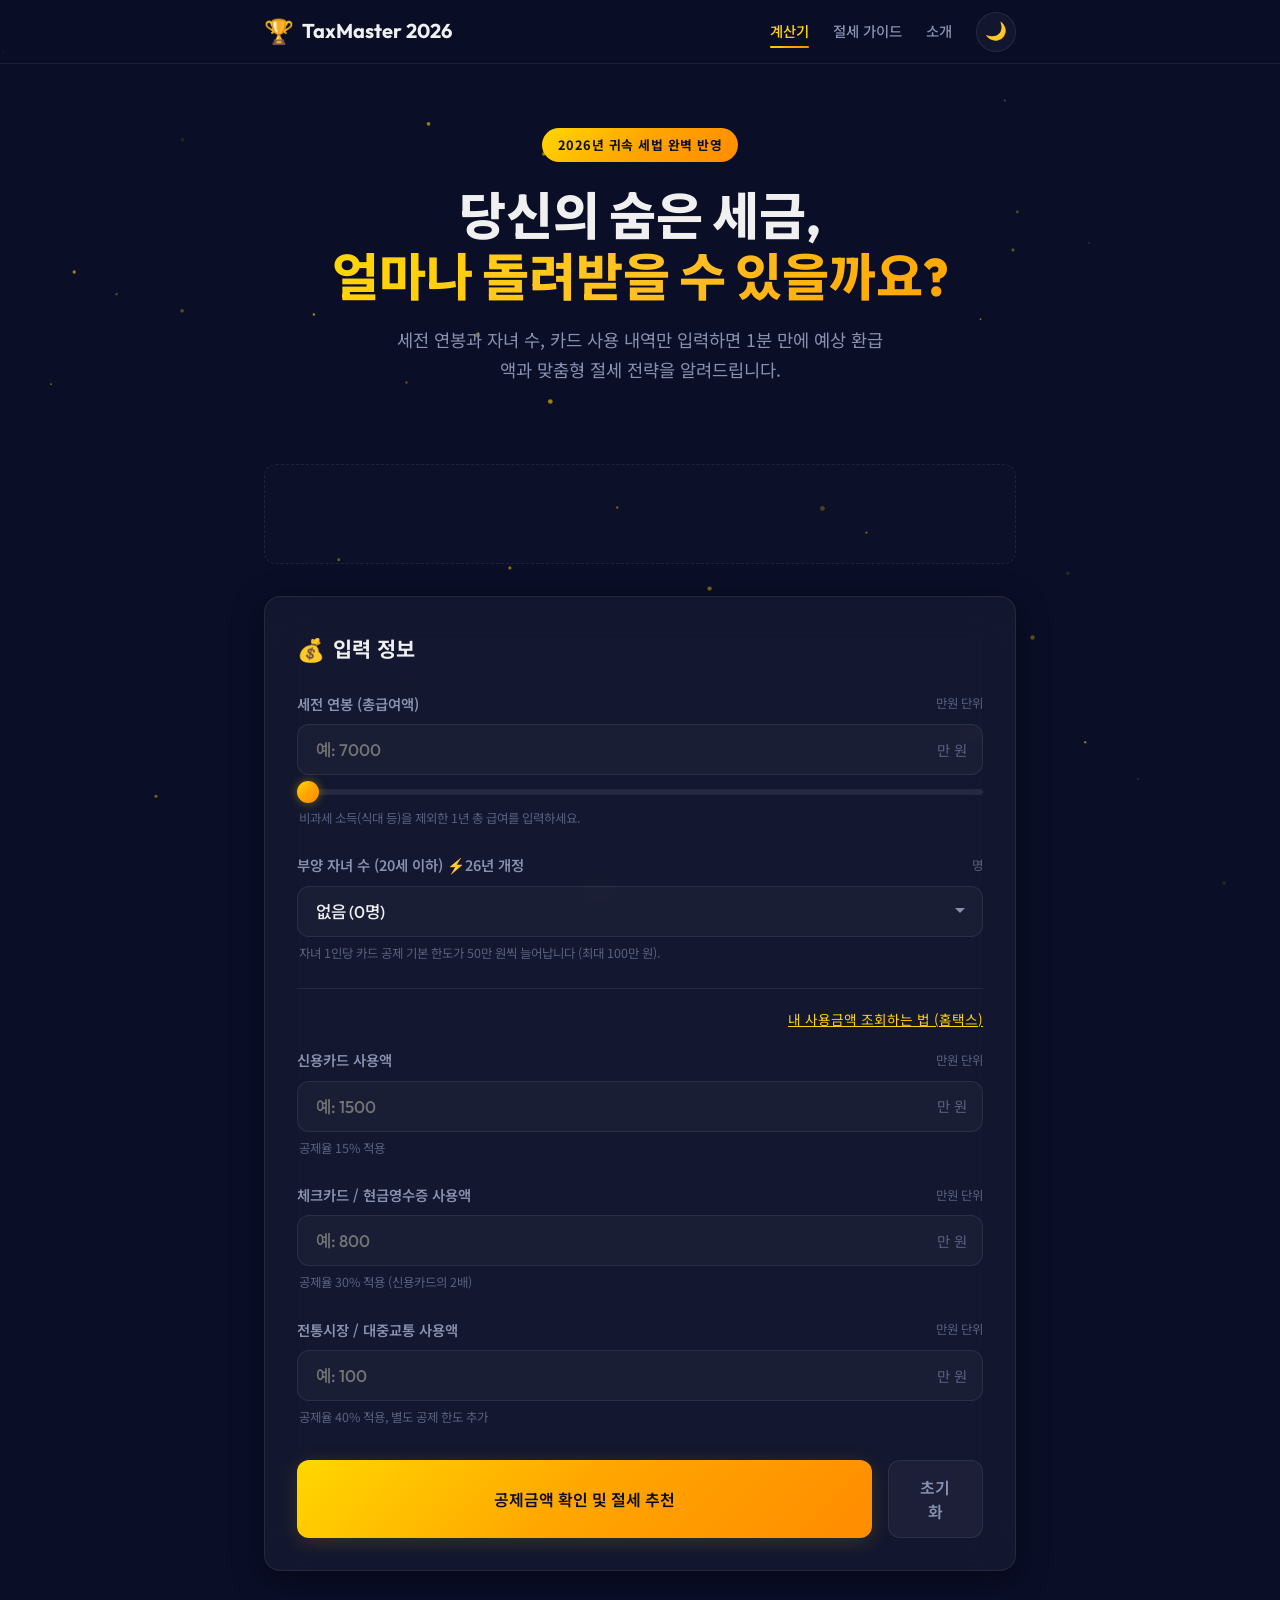
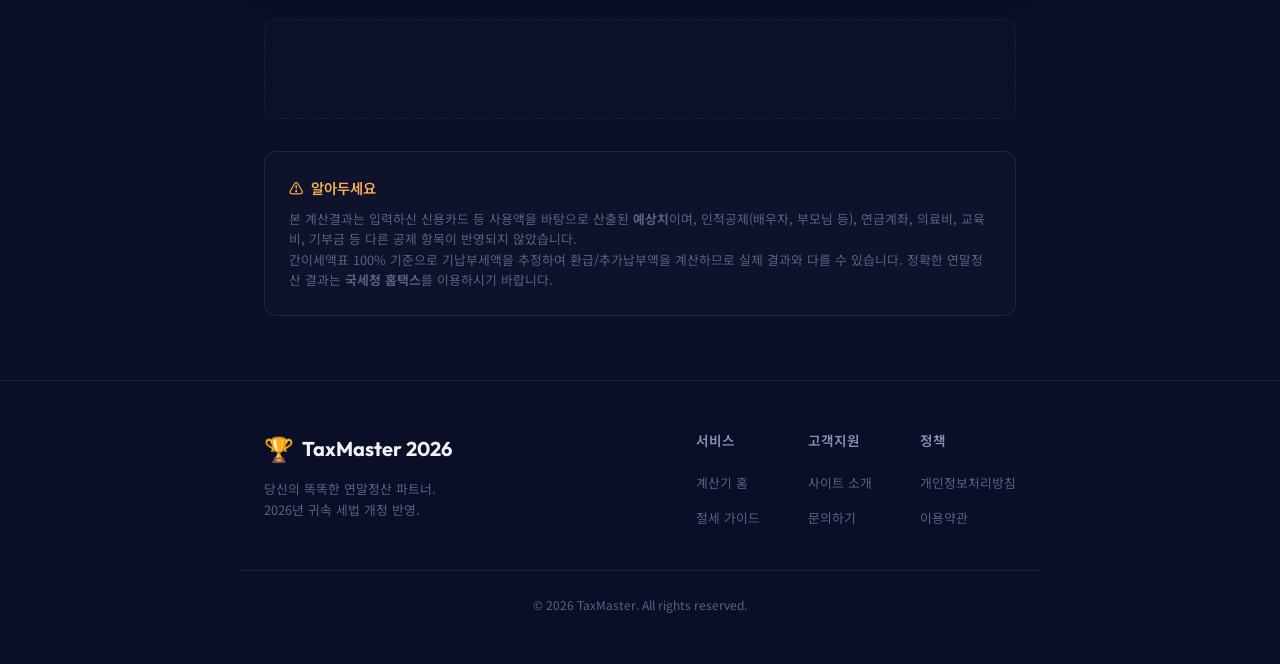
<file: index.html>
<!DOCTYPE html>
<html lang="ko" data-theme="dark">
<head>
  <meta charset="UTF-8">
  <meta name="viewport" content="width=device-width, initial-scale=1.0">
  <title>2026 연말정산 절세 도우미 | 예상 환급액 계산기</title>
  <meta name="description" content="2026 연말정산 환급액 계산기. 연봉과 지출 내역을 입력하고 예상 환급액 및 맞춤형 절세 방법을 확인하세요.">
  <meta name="keywords" content="2026 연말정산, 연말정산 환급, 연말정산 계산기, 절세 도우미, 환급액 계산">
  <meta property="og:title" content="2026 연말정산 절세 도우미 | 예상 환급액 계산기">
  <meta property="og:description" content="2026 연말정산 환급액 계산기. 연봉과 지출 내역을 입력하고 예상 환급액 및 맞춤형 절세 방법을 확인하세요.">
  <meta property="og:type" content="website">
  <meta property="og:url" content="https://hwangcoding.github.io/Tax_Calculator/">
  <meta name="google-site-verification" content="KXl_ew2zkMkxrWxBZW0CTXmmdy3YrcVkaQ8UkHzuSS4" />
  <meta name="naver-site-verification" content="8becb4f4aba8ead142f31398ebc32fd11b9d44aa" />
  
  <!-- Fonts -->
  <link rel="preconnect" href="https://fonts.googleapis.com">
  <link rel="preconnect" href="https://fonts.gstatic.com" crossorigin>
  <link href="https://fonts.googleapis.com/css2?family=Noto+Sans+KR:wght@400;500;700&family=Outfit:wght@400;600;700;800&display=swap" rel="stylesheet">
  
  <!-- CSS -->
  <link rel="stylesheet" href="css/style.css">
</head>
<body>
  <!-- Background Particles -->
  <canvas id="particles"></canvas>

  <!-- Header -->
  <header class="header">
    <div class="container">
      <a href="index.html" class="logo">
        <span class="logo-icon">🏆</span>
        <span>TaxMaster 2026</span>
      </a>
      
      <button id="menuToggle" class="menu-toggle">☰</button>
      
      <nav id="navMenu" class="nav">
        <a href="index.html" class="active">계산기</a>
        <a href="guide.html">절세 가이드</a>
        <a href="about.html">소개</a>
        <div class="header-actions">
          <button id="themeToggle" class="theme-toggle" aria-label="테마 전환">🌙</button>
        </div>
      </nav>
    </div>
  </header>

  <!-- Hero -->
  <section class="hero container">
    <div class="hero-badge">2026년 귀속 세법 완벽 반영</div>
    <h1>당신의 숨은 세금,<br><span class="gold-text">얼마나 돌려받을 수 있을까요?</span></h1>
    <p>세전 연봉과 자녀 수, 카드 사용 내역만 입력하면 1분 만에 예상 환급액과 맞춤형 절세 전략을 알려드립니다.</p>
  </section>

  <!-- AD AREA (Top) -->
  <div class="container">
    <div class="ad-slot">
      <!-- 카카오 애드핏 광고 슬롯 -->
      <ins class="kakao_ad_area" style="display:none;"
      data-ad-unit = "DAN-8xt2MnfyXxCh8vIw"
      data-ad-width = "320"
      data-ad-height = "100"></ins>
      <script type="text/javascript" src="//t1.kakaocdn.net/kas/static/ba.min.js" async></script>
    </div>
  </div>

  <!-- Calculator Input -->
  <main class="container calculator-section">
    <div class="glass-card">
      <div class="section-title">
        <span class="icon">💰</span> 입력 정보
      </div>
      
      <!-- Input 1: Gross Salary -->
      <div class="input-group">
        <label for="inputGross">
          <span>세전 연봉 (총급여액)</span>
          <span class="unit">만원 단위</span>
        </label>
        <div class="input-wrapper">
          <input type="text" id="inputGross" placeholder="예: 7000">
          <span class="suffix">만 원</span>
        </div>
        <input type="range" id="sliderGross" min="0" max="3000" step="10" value="0">
        <div class="input-hint">비과세 소득(식대 등)을 제외한 1년 총 급여를 입력하세요.</div>
      </div>
      
      <!-- Input 2: Children -->
      <div class="input-group">
        <label for="inputChildren">
          <span>부양 자녀 수 (20세 이하) ⚡️26년 개정</span>
          <span class="unit">명</span>
        </label>
        <div class="input-wrapper">
          <select id="inputChildren">
            <option value="0">없음 (0명)</option>
            <option value="1">1명 (+50만 원 공제 한도 확대)</option>
            <option value="2">2명 이상 (+100만 원 공제 한도 확대)</option>
          </select>
        </div>
        <div class="input-hint">자녀 1인당 카드 공제 기본 한도가 50만 원씩 늘어납니다 (최대 100만 원).</div>
      </div>

      <div class="detail-divider"></div>

      <!-- Helper text -->
      <div style="margin-bottom: var(--space-md); text-align: right;">
        <button id="hometaxBtn" class="hometax-link-btn">내 사용금액 조회하는 법 (홈택스)</button>
      </div>

      <!-- Input 3: Credit Card -->
      <div class="input-group">
        <label for="inputCredit">
          <span>신용카드 사용액</span>
          <span class="unit">만원 단위</span>
        </label>
        <div class="input-wrapper">
          <input type="text" id="inputCredit" placeholder="예: 1500">
          <span class="suffix">만 원</span>
        </div>
        <div class="input-hint">공제율 15% 적용</div>
      </div>

      <!-- Input 4: Debit / Cash -->
      <div class="input-group">
        <label for="inputDebit">
          <span>체크카드 / 현금영수증 사용액</span>
          <span class="unit">만원 단위</span>
        </label>
        <div class="input-wrapper">
          <input type="text" id="inputDebit" placeholder="예: 800">
          <span class="suffix">만 원</span>
        </div>
        <div class="input-hint">공제율 30% 적용 (신용카드의 2배)</div>
      </div>

      <!-- Input 5: Market / Transport -->
      <div class="input-group">
        <label for="inputMarket">
          <span>전통시장 / 대중교통 사용액</span>
          <span class="unit">만원 단위</span>
        </label>
        <div class="input-wrapper">
          <input type="text" id="inputMarket" placeholder="예: 100">
          <span class="suffix">만 원</span>
        </div>
        <div class="input-hint">공제율 40% 적용, 별도 공제 한도 추가</div>
      </div>

      <!-- Buttons -->
      <div class="btn-group">
        <button id="calcBtn" class="btn btn-primary btn-full">공제금액 확인 및 절세 추천</button>
        <button id="resetBtn" class="btn btn-secondary">초기화</button>
      </div>
    </div>
  </main>

  <!-- Result Section -->
  <section id="resultSection" class="container result-section hidden">
    <!-- Summary Cards -->
    <div class="summary-cards">
      <div class="summary-card deduction">
        <div class="card-label">총 소득공제 예상액</div>
        <div>
          <span id="outTotalDeduction" class="card-value">0</span>
          <span class="card-unit">만 원</span>
        </div>
      </div>
      <div class="summary-card neutral">
        <div class="card-label">예상 결정세액 (연간)</div>
        <div>
          <span id="outDeterminedTax" class="card-value">0</span>
          <span class="card-unit">만 원</span>
        </div>
      </div>
      <div id="diffCard" class="summary-card refund">
        <div id="outDifferenceLabel" class="card-label">예상 환급액</div>
        <div>
          <span id="outDifferenceAmount" class="card-value">0</span>
          <span class="card-unit">만 원</span>
        </div>
      </div>
    </div>

    <!-- Detail Progress -->
    <div class="detail-card">
      <div class="detail-title">
        <span class="icon">📈</span> 공제 한도 달성률
      </div>
      
      <div class="progress-item">
        <div class="progress-header">
          <div class="progress-label">기본 공제 한도 (자녀 수 반영)</div>
          <div id="textBaseLimit" class="progress-value">0 / 0 만 원</div>
        </div>
        <div class="progress-bar">
          <div id="progBaseLimit" class="progress-fill info" style="width: 0%;"></div>
        </div>
      </div>

      <div class="progress-item">
        <div class="progress-header">
          <div class="progress-label">추가 공제 한도 (전통시장/대중교통)</div>
          <div id="textAddLimit" class="progress-value">0 / 0 만 원</div>
        </div>
        <div class="progress-bar">
          <div id="progAddLimit" class="progress-fill success" style="width: 0%;"></div>
        </div>
      </div>
    </div>

    <!-- Recommendations -->
    <div class="detail-card">
      <div class="detail-title">
        <span class="icon">💡</span> 맞춤 절세 추천사항
      </div>
      <ul id="recommendationsList" class="recommendation-list">
        <!-- Rendered via JS -->
      </ul>
    </div>
  </section>

  <!-- AD AREA (Middle) -->
  <div class="container">
    <div class="ad-slot">
      <!-- 카카오 애드핏 광고 슬롯 (Middle) -->
      <ins class="kakao_ad_area" style="display:none;"
      data-ad-unit = "DAN-aPYEkpSu79C3KJ6F"
      data-ad-width = "300"
      data-ad-height = "250"></ins>
      <script type="text/javascript" src="//t1.kakaocdn.net/kas/static/ba.min.js" async></script>
    </div>
  </div>

  <!-- Disclaimer -->
  <section class="container">
    <div class="disclaimer">
      <div class="disclaimer-title">
        <span class="icon">⚠️</span> 알아두세요
      </div>
      <p>
        본 계산결과는 입력하신 신용카드 등 사용액을 바탕으로 산출된 <strong>예상치</strong>이며, 인적공제(배우자, 부모님 등), 연금계좌, 의료비, 교육비, 기부금 등 다른 공제 항목이 반영되지 않았습니다.<br>
        간이세액표 100% 기준으로 기납부세액을 추정하여 환급/추가납부액을 계산하므로 실제 결과와 다를 수 있습니다. 정확한 연말정산 결과는 <strong>국세청 홈택스</strong>를 이용하시기 바랍니다.
      </p>
    </div>
  </section>

  <!-- Footer -->
  <footer class="footer">
    <div class="container footer-content">
      <div class="footer-brand">
        <a href="index.html" class="logo">
          <span class="logo-icon">🏆</span>
          <span>TaxMaster 2026</span>
        </a>
        <p>당신의 똑똑한 연말정산 파트너.<br>2026년 귀속 세법 개정 반영.</p>
      </div>
      <div class="footer-links">
        <div class="footer-link-group">
          <h4>서비스</h4>
          <ul>
            <li><a href="index.html">계산기 홈</a></li>
            <li><a href="guide.html">절세 가이드</a></li>
          </ul>
        </div>
        <div class="footer-link-group">
          <h4>고객지원</h4>
          <ul>
            <li><a href="about.html">사이트 소개</a></li>
            <li><a href="contact.html">문의하기</a></li>
          </ul>
        </div>
        <div class="footer-link-group">
          <h4>정책</h4>
          <ul>
            <li><a href="privacy.html">개인정보처리방침</a></li>
            <li><a href="terms.html">이용약관</a></li>
          </ul>
        </div>
      </div>
    </div>
    <div class="container footer-bottom">
      &copy; 2026 TaxMaster. All rights reserved.
    </div>
  </footer>

  <!-- Modal (Hometax Guide) -->
  <div id="hometaxModal" class="modal-overlay">
    <div class="modal">
      <div class="modal-header">
        <h3>국세청 홈택스 조회 방법</h3>
        <button id="closeModal" class="modal-close">&times;</button>
      </div>
      <div class="modal-body">
        <p>자동 입력을 위해서는 공인인증서가 필요하여 개인정보 보호를 위해 지원하지 않습니다. <strong>홈택스에서 1분 만에 확인</strong>하고 직접 입력해 보세요!</p>
        <ol>
          <li><a href="https://www.hometax.go.kr" target="_blank" class="text-gold">국세청 홈택스(hometax.go.kr)</a>에 접속하여 로그인합니다.</li>
          <li>상단 메뉴에서 <strong>[장려금·연말정산·전자기부금] &gt; [연말정산간소화]</strong> 메뉴로 들어갑니다.</li>
          <li>소득·세액공제 자료 조회 버튼을 클릭합니다.</li>
          <li>목록 중 <strong>[신용카드], [직불카드등(체크/현금영수증)], [전통시장/대중교통]</strong> 항목의 금액을 확인합니다.</li>
          <li>확인된 금액을 이 계산기에 만원 단위로 입력해주세요. (예: 1,500,000원 -> 150)</li>
        </ol>
      </div>
    </div>
  </div>

  <!-- PC Side Ad -->
  <div class="side-ad-container">
    <ins class="kakao_ad_area" style="display:none;"
    data-ad-unit = "DAN-VArq1Zz8I7eBCwFj"
    data-ad-width = "160"
    data-ad-height = "600"></ins>
    <script type="text/javascript" src="//t1.kakaocdn.net/kas/static/ba.min.js" async></script>
  </div>

  <!-- Scripts -->
  <script src="js/storage.js"></script>
  <script src="js/calculator.js"></script>
  <script src="js/ui.js"></script>
</body>
</html>
</file>
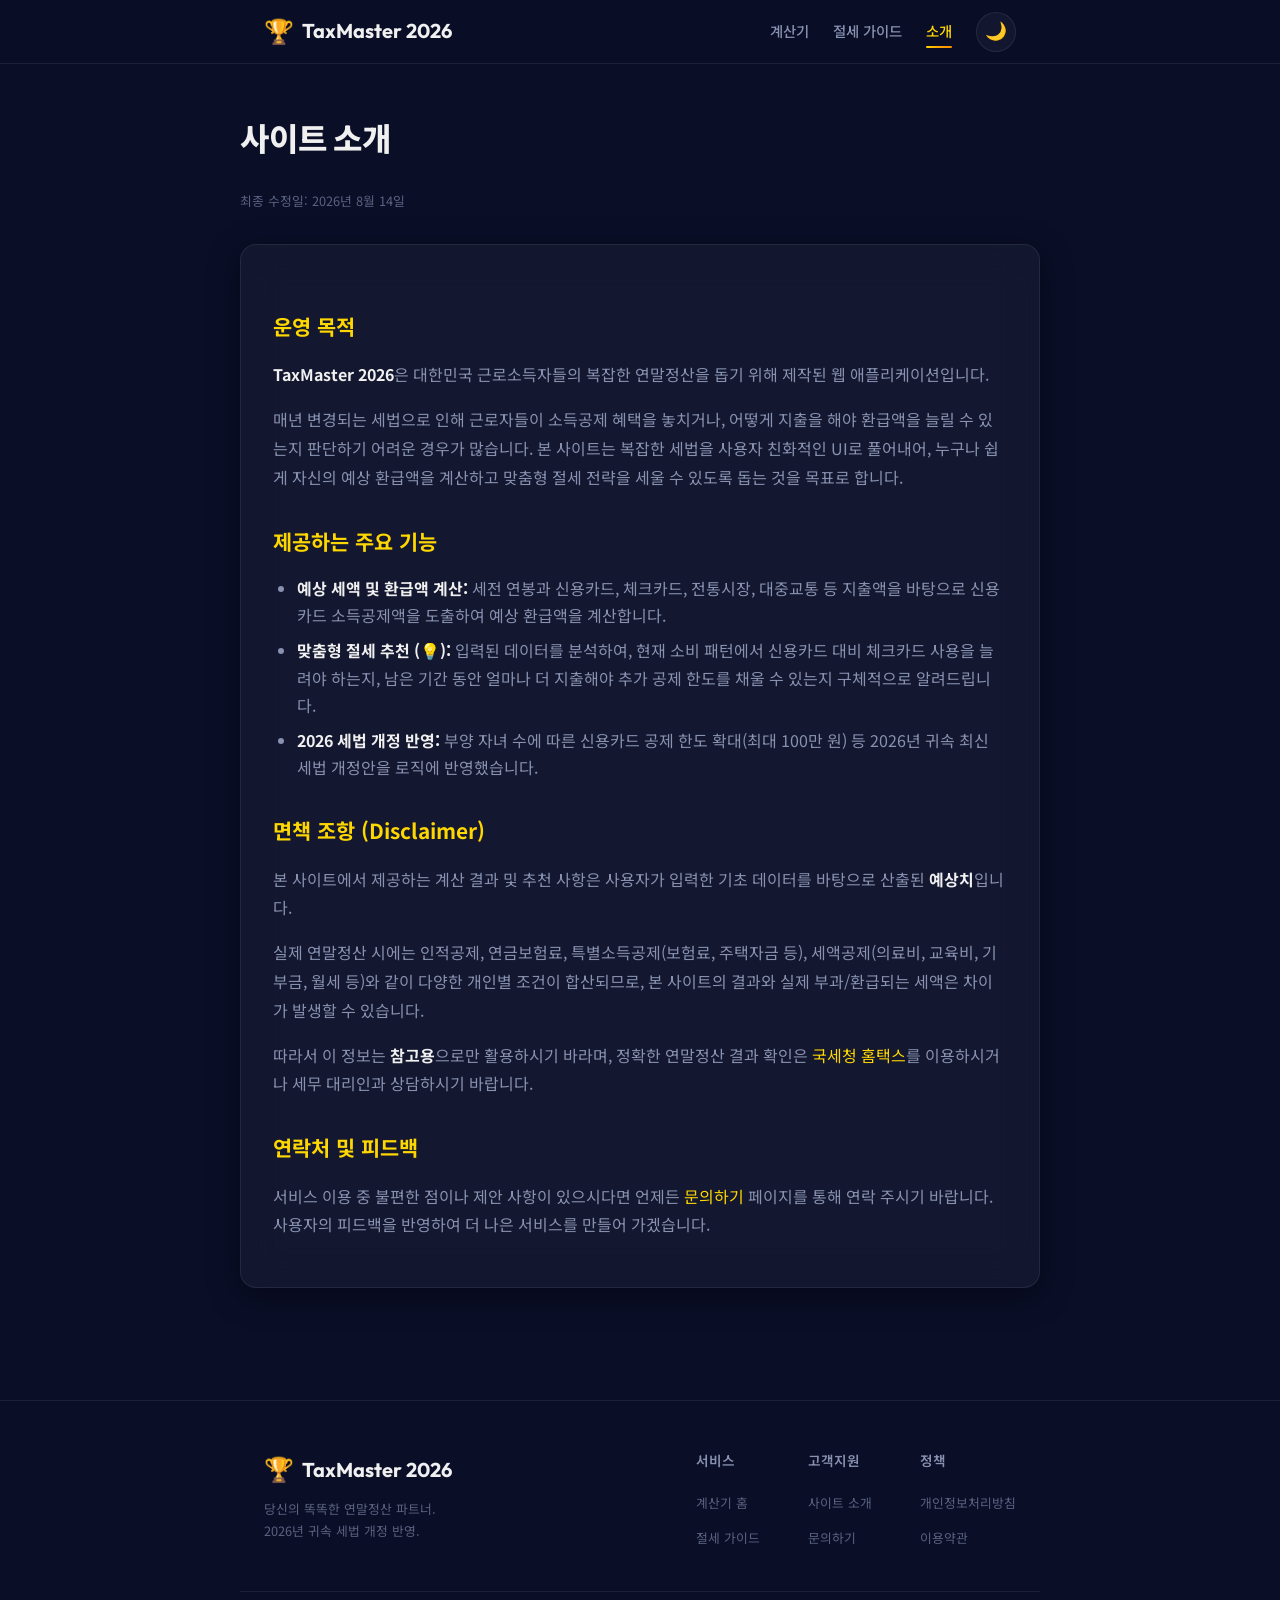
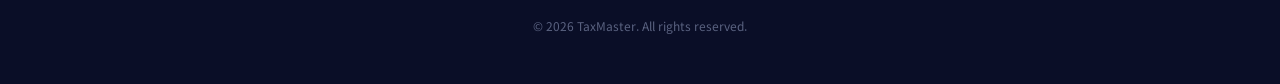
<file: about.html>
<!DOCTYPE html>
<html lang="ko" data-theme="dark">
<head>
  <meta charset="UTF-8">
  <meta name="viewport" content="width=device-width, initial-scale=1.0">
  <title>사이트 소개 | TaxMaster 2026</title>
  <meta name="description" content="TaxMaster 2026 사이트 소개. 2026년 귀속 연말정산 신용카드 소득공제 계산 및 절세 추천 서비스에 대해 안내합니다.">
  <link rel="preconnect" href="https://fonts.googleapis.com">
  <link rel="preconnect" href="https://fonts.gstatic.com" crossorigin>
  <link href="https://fonts.googleapis.com/css2?family=Noto+Sans+KR:wght@400;500;700&family=Outfit:wght@400;600;700;800&display=swap" rel="stylesheet">
  <link rel="stylesheet" href="css/style.css">
</head>
<body>
  <!-- Header -->
  <header class="header">
    <div class="container">
      <a href="index.html" class="logo">
        <span class="logo-icon">🏆</span>
        <span>TaxMaster 2026</span>
      </a>
      <button id="menuToggle" class="menu-toggle">☰</button>
      <nav id="navMenu" class="nav">
        <a href="index.html">계산기</a>
        <a href="guide.html">절세 가이드</a>
        <a href="about.html" class="active">소개</a>
        <div class="header-actions">
          <button id="themeToggle" class="theme-toggle" aria-label="테마 전환">🌙</button>
        </div>
      </nav>
    </div>
  </header>

  <main class="container content-page">
    <h1>사이트 소개</h1>
    <div class="last-updated">최종 수정일: 2026년 8월 14일</div>
    
    <div class="glass-card">
      <h2>운영 목적</h2>
      <p><strong>TaxMaster 2026</strong>은 대한민국 근로소득자들의 복잡한 연말정산을 돕기 위해 제작된 웹 애플리케이션입니다.</p>
      <p>매년 변경되는 세법으로 인해 근로자들이 소득공제 혜택을 놓치거나, 어떻게 지출을 해야 환급액을 늘릴 수 있는지 판단하기 어려운 경우가 많습니다. 본 사이트는 복잡한 세법을 사용자 친화적인 UI로 풀어내어, 누구나 쉽게 자신의 예상 환급액을 계산하고 맞춤형 절세 전략을 세울 수 있도록 돕는 것을 목표로 합니다.</p>

      <h2>제공하는 주요 기능</h2>
      <ul>
        <li><strong>예상 세액 및 환급액 계산:</strong> 세전 연봉과 신용카드, 체크카드, 전통시장, 대중교통 등 지출액을 바탕으로 신용카드 소득공제액을 도출하여 예상 환급액을 계산합니다.</li>
        <li><strong>맞춤형 절세 추천 (💡):</strong> 입력된 데이터를 분석하여, 현재 소비 패턴에서 신용카드 대비 체크카드 사용을 늘려야 하는지, 남은 기간 동안 얼마나 더 지출해야 추가 공제 한도를 채울 수 있는지 구체적으로 알려드립니다.</li>
        <li><strong>2026 세법 개정 반영:</strong> 부양 자녀 수에 따른 신용카드 공제 한도 확대(최대 100만 원) 등 2026년 귀속 최신 세법 개정안을 로직에 반영했습니다.</li>
      </ul>

      <h2>면책 조항 (Disclaimer)</h2>
      <p>본 사이트에서 제공하는 계산 결과 및 추천 사항은 사용자가 입력한 기초 데이터를 바탕으로 산출된 <strong>예상치</strong>입니다.</p>
      <p>실제 연말정산 시에는 인적공제, 연금보험료, 특별소득공제(보험료, 주택자금 등), 세액공제(의료비, 교육비, 기부금, 월세 등)와 같이 다양한 개인별 조건이 합산되므로, 본 사이트의 결과와 실제 부과/환급되는 세액은 차이가 발생할 수 있습니다.</p>
      <p>따라서 이 정보는 <strong>참고용</strong>으로만 활용하시기 바라며, 정확한 연말정산 결과 확인은 <a href="https://www.hometax.go.kr" target="_blank">국세청 홈택스</a>를 이용하시거나 세무 대리인과 상담하시기 바랍니다.</p>

      <h2>연락처 및 피드백</h2>
      <p>서비스 이용 중 불편한 점이나 제안 사항이 있으시다면 언제든 <a href="contact.html">문의하기</a> 페이지를 통해 연락 주시기 바랍니다. 사용자의 피드백을 반영하여 더 나은 서비스를 만들어 가겠습니다.</p>
    </div>
  </main>

  <!-- Footer -->
  <footer class="footer">
    <div class="container footer-content">
      <div class="footer-brand">
        <a href="index.html" class="logo">
          <span class="logo-icon">🏆</span>
          <span>TaxMaster 2026</span>
        </a>
        <p>당신의 똑똑한 연말정산 파트너.<br>2026년 귀속 세법 개정 반영.</p>
      </div>
      <div class="footer-links">
        <div class="footer-link-group">
          <h4>서비스</h4>
          <ul>
            <li><a href="index.html">계산기 홈</a></li>
            <li><a href="guide.html">절세 가이드</a></li>
          </ul>
        </div>
        <div class="footer-link-group">
          <h4>고객지원</h4>
          <ul>
            <li><a href="about.html">사이트 소개</a></li>
            <li><a href="contact.html">문의하기</a></li>
          </ul>
        </div>
        <div class="footer-link-group">
          <h4>정책</h4>
          <ul>
            <li><a href="privacy.html">개인정보처리방침</a></li>
            <li><a href="terms.html">이용약관</a></li>
          </ul>
        </div>
      </div>
    </div>
    <div class="container footer-bottom">
      &copy; 2026 TaxMaster. All rights reserved.
    </div>
  </footer>

  <script src="js/storage.js"></script>
  <script>
    document.addEventListener('DOMContentLoaded', () => {
      const themeToggle = document.getElementById('themeToggle');
      const savedTheme = Storage.loadTheme();
      document.documentElement.setAttribute('data-theme', savedTheme);
      themeToggle.innerHTML = savedTheme === 'dark' ? '🌙' : '☀️';
      
      themeToggle.addEventListener('click', () => {
        const currentTheme = document.documentElement.getAttribute('data-theme');
        const newTheme = currentTheme === 'dark' ? 'light' : 'dark';
        document.documentElement.setAttribute('data-theme', newTheme);
        Storage.saveTheme(newTheme);
        themeToggle.innerHTML = newTheme === 'dark' ? '🌙' : '☀️';
      });

      const menuToggle = document.getElementById('menuToggle');
      const nav = document.getElementById('navMenu');
      if (menuToggle && nav) {
        menuToggle.addEventListener('click', () => {
          nav.classList.toggle('open');
          menuToggle.innerHTML = nav.classList.contains('open') ? '✕' : '☰';
        });
      }
    });
  </script>
  <!-- PC Side Ad -->
  <div class="side-ad-container">
    <ins class="kakao_ad_area" style="display:none;"
    data-ad-unit = "DAN-VArq1Zz8I7eBCwFj"
    data-ad-width = "160"
    data-ad-height = "600"></ins>
    <script type="text/javascript" src="//t1.kakaocdn.net/kas/static/ba.min.js" async></script>
  </div>
</body>
</html>
</file>
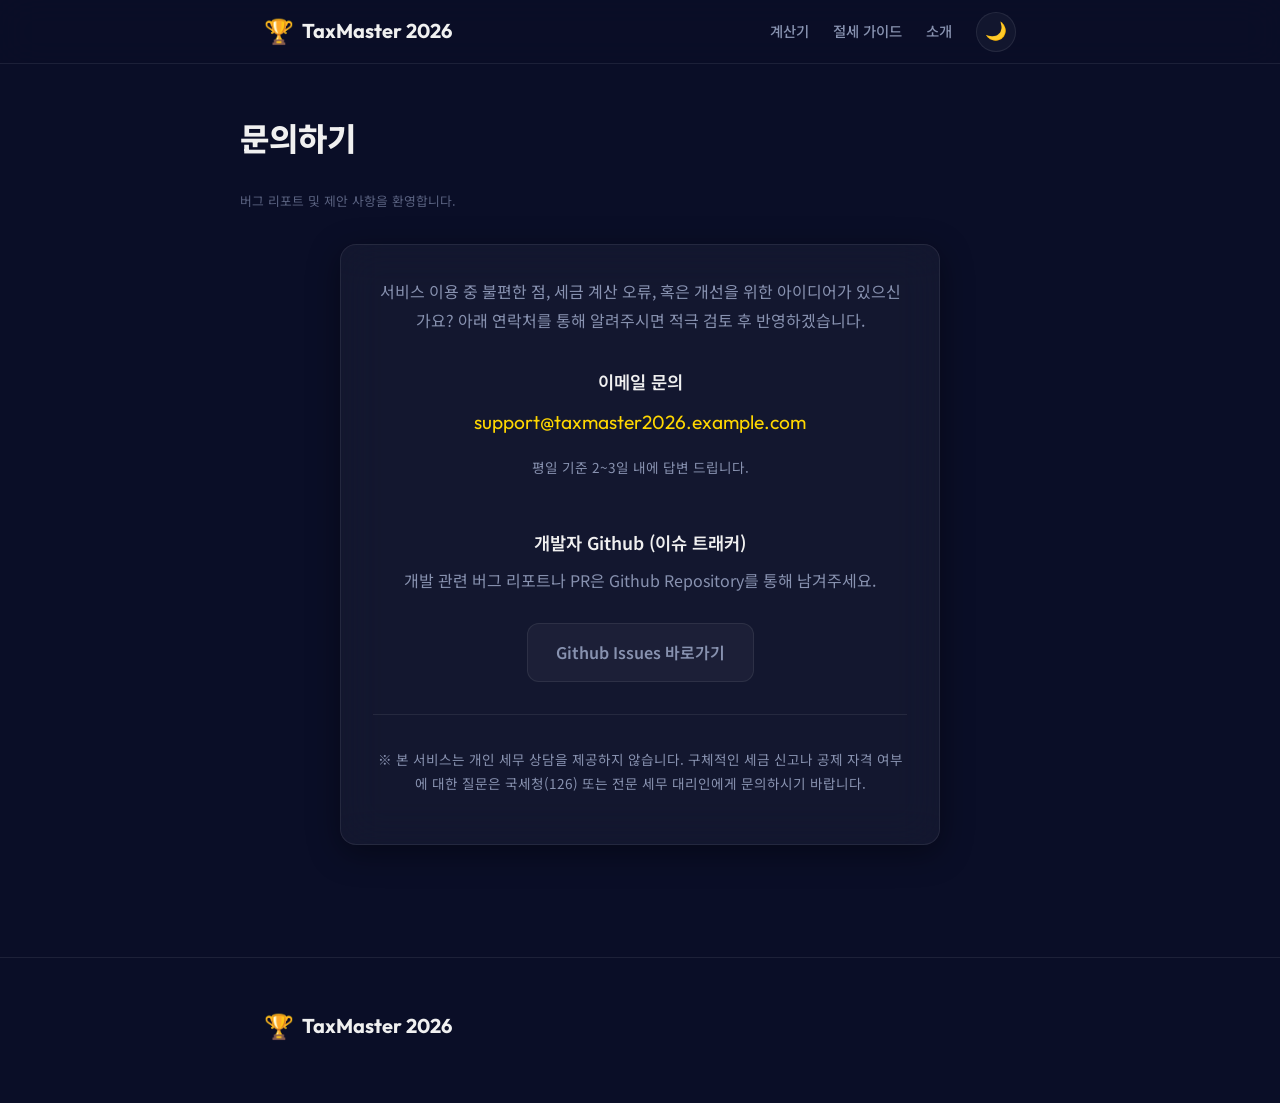
<file: contact.html>
<!DOCTYPE html>
<html lang="ko" data-theme="dark">
<head>
  <meta charset="UTF-8">
  <meta name="viewport" content="width=device-width, initial-scale=1.0">
  <title>문의하기 | TaxMaster 2026</title>
  <meta name="description" content="TaxMaster 2026 서비스에 대한 문의, 버그 리포트, 제안 사항을 남겨주세요.">
  <link rel="preconnect" href="https://fonts.googleapis.com">
  <link rel="preconnect" href="https://fonts.gstatic.com" crossorigin>
  <link href="https://fonts.googleapis.com/css2?family=Noto+Sans+KR:wght@400;500;700&family=Outfit:wght@400;600;700;800&display=swap" rel="stylesheet">
  <link rel="stylesheet" href="css/style.css">
</head>
<body>
  <header class="header">
    <div class="container">
      <a href="index.html" class="logo">
        <span class="logo-icon">🏆</span>
        <span>TaxMaster 2026</span>
      </a>
      <button id="menuToggle" class="menu-toggle">☰</button>
      <nav id="navMenu" class="nav">
        <a href="index.html">계산기</a>
        <a href="guide.html">절세 가이드</a>
        <a href="about.html">소개</a>
        <div class="header-actions">
          <button id="themeToggle" class="theme-toggle">🌙</button>
        </div>
      </nav>
    </div>
  </header>

  <main class="container content-page">
    <h1>문의하기</h1>
    <div class="last-updated">버그 리포트 및 제안 사항을 환영합니다.</div>
    
    <div class="glass-card" style="max-width: 600px; margin: 0 auto;">
      <p style="text-align: center; margin-bottom: var(--space-xl);">
        서비스 이용 중 불편한 점, 세금 계산 오류, 혹은 개선을 위한 아이디어가 있으신가요? 
        아래 연락처를 통해 알려주시면 적극 검토 후 반영하겠습니다.
      </p>

      <div class="contact-info" style="margin-bottom: var(--space-2xl); text-align: center;">
        <h3 style="margin-top: 0;">이메일 문의</h3>
        <p style="font-family: var(--font-display); font-size: 1.2rem; margin-top: var(--space-sm);">
          <a href="mailto:support@taxmaster2026.example.com" class="text-gold">support@taxmaster2026.example.com</a>
        </p>
        <p style="font-size: 0.85rem;" class="text-muted">평일 기준 2~3일 내에 답변 드립니다.</p>
      </div>

      <div class="contact-info" style="text-align: center;">
        <h3>개발자 Github (이슈 트래커)</h3>
        <p style="margin-top: var(--space-sm);">
          개발 관련 버그 리포트나 PR은 Github Repository를 통해 남겨주세요.<br><br>
          <a href="https://github.com/HwangCoding" target="_blank" class="btn btn-secondary">Github Issues 바로가기</a>
        </p>
      </div>
      
      <div class="detail-divider" style="margin: var(--space-xl) 0;"></div>
      
      <p style="text-align: center; font-size: 0.85rem;" class="text-muted">
        ※ 본 서비스는 개인 세무 상담을 제공하지 않습니다. 구체적인 세금 신고나 공제 자격 여부에 대한 질문은 국세청(126) 또는 전문 세무 대리인에게 문의하시기 바랍니다.
      </p>
    </div>
  </main>

  <footer class="footer">
    <div class="container footer-content">
      <div class="footer-brand">
        <a href="index.html" class="logo">
          <span class="logo-icon">🏆</span>
          <span>TaxMaster 2026</span>
        </a>
      </div>
    </div>
  </footer>
  
  <script src="js/storage.js"></script>
  <script src="js/ui.js"></script>
  <!-- PC Side Ad -->
  <div class="side-ad-container">
    <ins class="kakao_ad_area" style="display:none;"
    data-ad-unit = "DAN-VArq1Zz8I7eBCwFj"
    data-ad-width = "160"
    data-ad-height = "600"></ins>
    <script type="text/javascript" src="//t1.kakaocdn.net/kas/static/ba.min.js" async></script>
  </div>
</body>
</html>
</file>
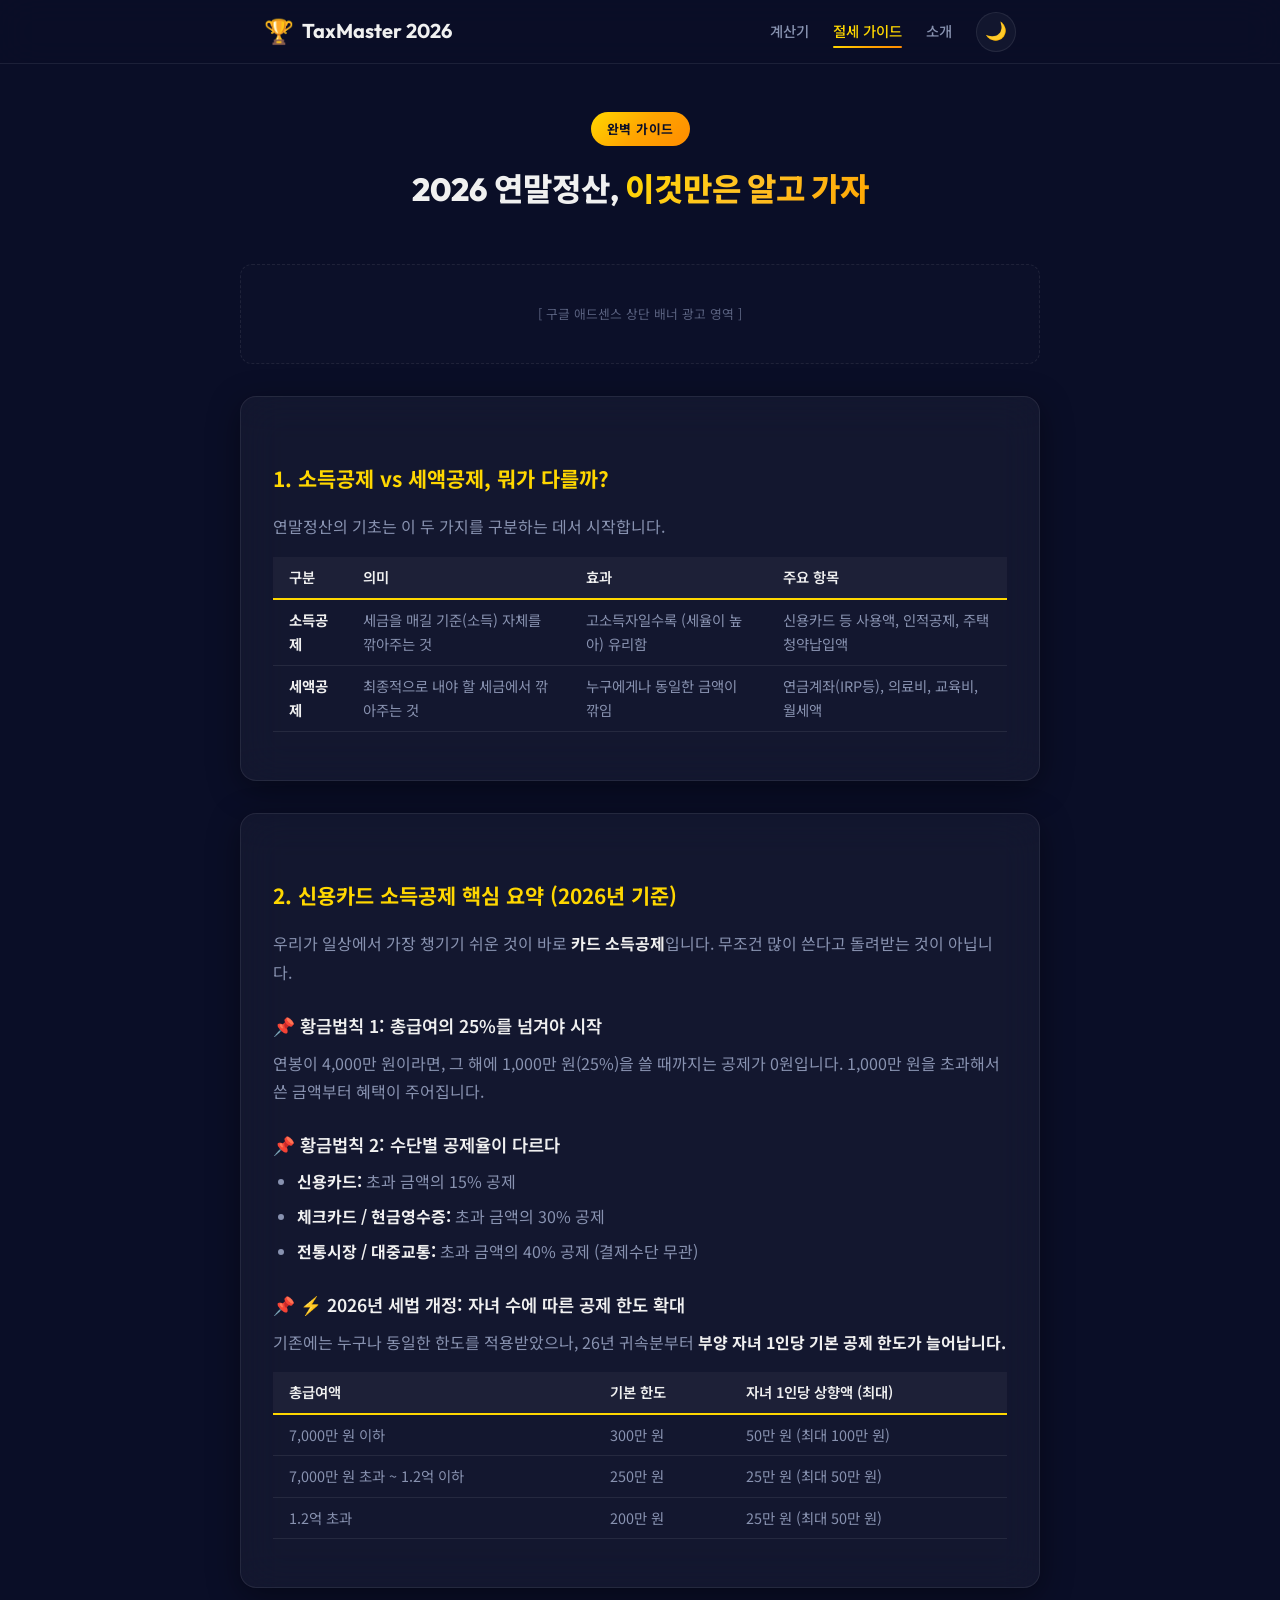
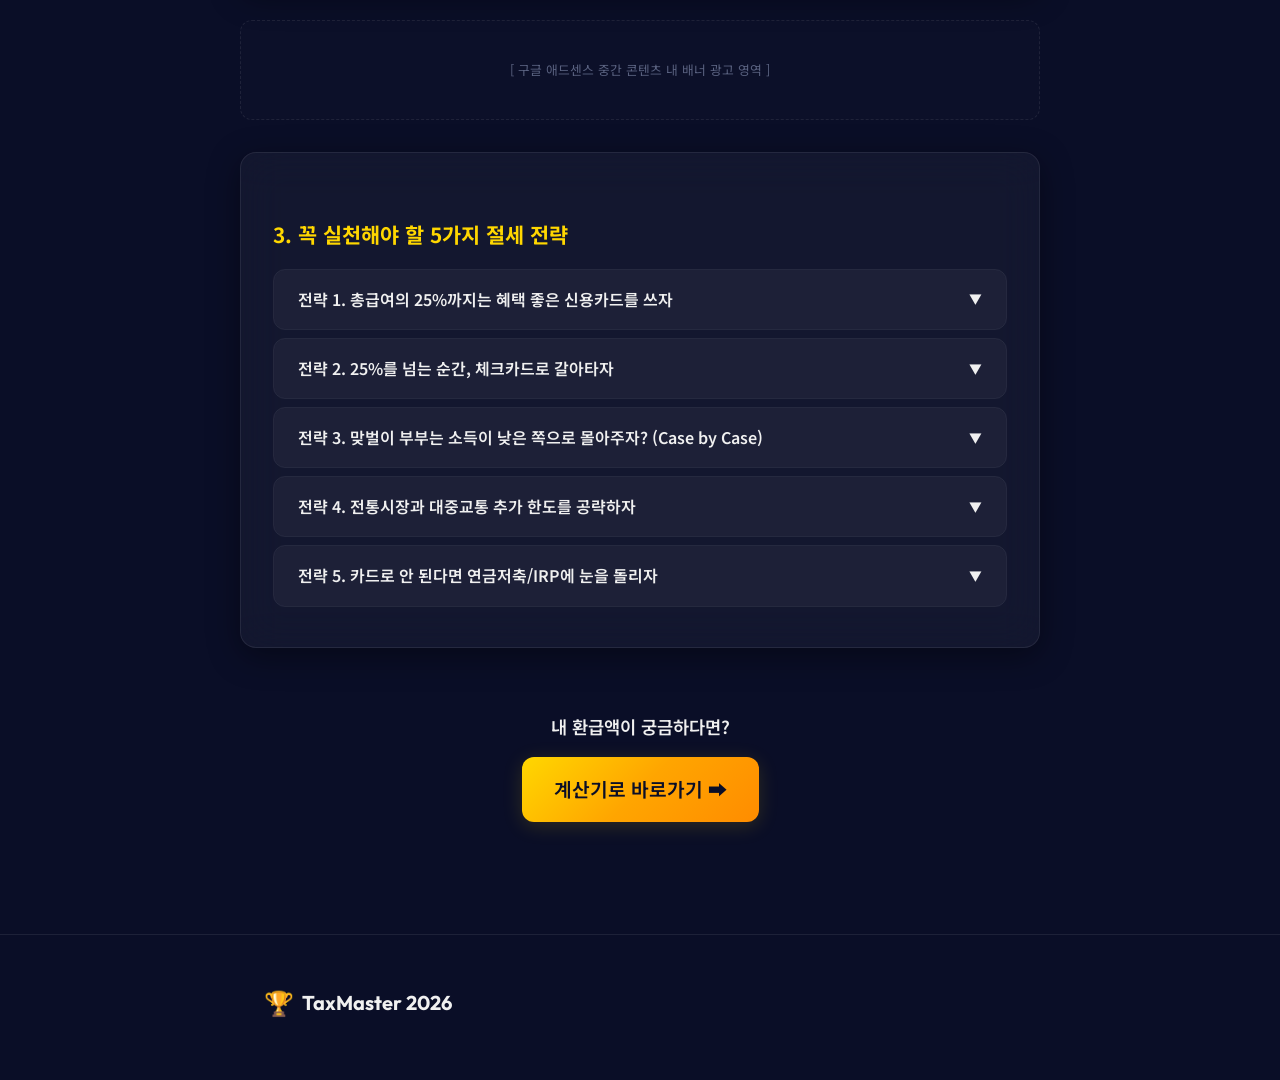
<file: guide.html>
<!DOCTYPE html>
<html lang="ko" data-theme="dark">
<head>
  <meta charset="UTF-8">
  <meta name="viewport" content="width=device-width, initial-scale=1.0">
  <title>2026 연말정산 절세 완벽 가이드 | TaxMaster 2026</title>
  <meta name="description" content="2026년 귀속 연말정산 신용카드 소득공제 핵심 가이드. 세법 개정, 공제 한도, 절세 전략 5가지 등 필수 정보를 담았습니다.">
  <link rel="preconnect" href="https://fonts.googleapis.com">
  <link rel="preconnect" href="https://fonts.gstatic.com" crossorigin>
  <link href="https://fonts.googleapis.com/css2?family=Noto+Sans+KR:wght@400;500;700&family=Outfit:wght@400;600;700;800&display=swap" rel="stylesheet">
  <link rel="stylesheet" href="css/style.css">
</head>
<body>
  <header class="header">
    <div class="container">
      <a href="index.html" class="logo">
        <span class="logo-icon">🏆</span>
        <span>TaxMaster 2026</span>
      </a>
      <button id="menuToggle" class="menu-toggle">☰</button>
      <nav id="navMenu" class="nav">
        <a href="index.html">계산기</a>
        <a href="guide.html" class="active">절세 가이드</a>
        <a href="about.html">소개</a>
        <div class="header-actions">
          <button id="themeToggle" class="theme-toggle">🌙</button>
        </div>
      </nav>
    </div>
  </header>

  <main class="container content-page">
    <div style="text-align: center; margin-bottom: var(--space-2xl);">
      <div class="hero-badge" style="margin-bottom: var(--space-md);">완벽 가이드</div>
      <h1 style="margin-bottom: 0;">2026 연말정산, <span class="gold-text">이것만은 알고 가자</span></h1>
    </div>

    <!-- AD AREA -->
    <div class="ad-slot">
      [ 구글 애드센스 상단 배너 광고 영역 ]
    </div>

    <div class="glass-card" style="margin-bottom: var(--space-xl);">
      <h2>1. 소득공제 vs 세액공제, 뭐가 다를까?</h2>
      <p>연말정산의 기초는 이 두 가지를 구분하는 데서 시작합니다.</p>
      <table class="guide-table">
        <thead>
          <tr>
            <th>구분</th>
            <th>의미</th>
            <th>효과</th>
            <th>주요 항목</th>
          </tr>
        </thead>
        <tbody>
          <tr>
            <td><strong>소득공제</strong></td>
            <td>세금을 매길 기준(소득) 자체를 깎아주는 것</td>
            <td>고소득자일수록 (세율이 높아) 유리함</td>
            <td>신용카드 등 사용액, 인적공제, 주택청약납입액</td>
          </tr>
          <tr>
            <td><strong>세액공제</strong></td>
            <td>최종적으로 내야 할 세금에서 깎아주는 것</td>
            <td>누구에게나 동일한 금액이 깎임</td>
            <td>연금계좌(IRP등), 의료비, 교육비, 월세액</td>
          </tr>
        </tbody>
      </table>
    </div>

    <div class="glass-card" style="margin-bottom: var(--space-xl);">
      <h2>2. 신용카드 소득공제 핵심 요약 (2026년 기준)</h2>
      <p>우리가 일상에서 가장 챙기기 쉬운 것이 바로 <strong>카드 소득공제</strong>입니다. 무조건 많이 쓴다고 돌려받는 것이 아닙니다.</p>

      <h3>📌 황금법칙 1: 총급여의 25%를 넘겨야 시작</h3>
      <p>연봉이 4,000만 원이라면, 그 해에 1,000만 원(25%)을 쓸 때까지는 공제가 0원입니다. 1,000만 원을 초과해서 쓴 금액부터 혜택이 주어집니다.</p>

      <h3>📌 황금법칙 2: 수단별 공제율이 다르다</h3>
      <ul>
        <li><strong>신용카드:</strong> 초과 금액의 15% 공제</li>
        <li><strong>체크카드 / 현금영수증:</strong> 초과 금액의 30% 공제</li>
        <li><strong>전통시장 / 대중교통:</strong> 초과 금액의 40% 공제 (결제수단 무관)</li>
      </ul>

      <h3>📌 ⚡️ 2026년 세법 개정: 자녀 수에 따른 공제 한도 확대</h3>
      <p>기존에는 누구나 동일한 한도를 적용받았으나, 26년 귀속분부터 <strong>부양 자녀 1인당 기본 공제 한도가 늘어납니다.</strong></p>
      <table class="guide-table">
        <thead>
          <tr>
            <th>총급여액</th>
            <th>기본 한도</th>
            <th>자녀 1인당 상향액 (최대)</th>
          </tr>
        </thead>
        <tbody>
          <tr>
            <td>7,000만 원 이하</td>
            <td>300만 원</td>
            <td class="text-gold">50만 원 (최대 100만 원)</td>
          </tr>
          <tr>
            <td>7,000만 원 초과 ~ 1.2억 이하</td>
            <td>250만 원</td>
            <td class="text-gold">25만 원 (최대 50만 원)</td>
          </tr>
          <tr>
            <td>1.2억 초과</td>
            <td>200만 원</td>
            <td class="text-gold">25만 원 (최대 50만 원)</td>
          </tr>
        </tbody>
      </table>
    </div>

    <!-- AD AREA -->
    <div class="ad-slot">
      [ 구글 애드센스 중간 콘텐츠 내 배너 광고 영역 ]
    </div>

    <div class="glass-card" style="margin-bottom: var(--space-xl);">
      <h2>3. 꼭 실천해야 할 5가지 절세 전략</h2>
      
      <div class="accordion-item">
        <div class="accordion-header">
          전략 1. 총급여의 25%까지는 혜택 좋은 신용카드를 쓰자 <span class="arrow">▼</span>
        </div>
        <div class="accordion-body">
          <p>어차피 25%까지는 공제가 되지 않습니다. 따라서 이 구간까지는 포인트 적립이나 할인 혜택이 강력한 신용카드를 사용하는 것이 훨씬 유리합니다.</p>
        </div>
      </div>

      <div class="accordion-item">
        <div class="accordion-header">
          전략 2. 25%를 넘는 순간, 체크카드로 갈아타자 <span class="arrow">▼</span>
        </div>
        <div class="accordion-body">
          <p>내 지출이 연봉의 25%를 넘었다면, 그때부터는 공제율이 2배(30%) 높은 체크카드나 현금(현금영수증)을 주력으로 사용해야 환급액을 극대화할 수 있습니다. 매년 9~10월쯤 홈택스의 '연말정산 미리보기'를 통해 25% 돌파 여부를 확인하세요.</p>
        </div>
      </div>

      <div class="accordion-item">
        <div class="accordion-header">
          전략 3. 맞벌이 부부는 소득이 낮은 쪽으로 몰아주자? (Case by Case) <span class="arrow">▼</span>
        </div>
        <div class="accordion-body">
          <p>일반적으로 부부의 급여 차이가 클 경우, 소득이 낮은 쪽의 카드를 써야 '총급여 25%' 허들을 빨리 넘을 수 있어 유리합니다. 단, 두 사람 모두 25%를 훌쩍 넘게 지출한다면 각자의 공제 한도(200~300만 원)를 채우도록 적절히 배분하는 것이 좋습니다.</p>
        </div>
      </div>

      <div class="accordion-item">
        <div class="accordion-header">
          전략 4. 전통시장과 대중교통 추가 한도를 공략하자 <span class="arrow">▼</span>
        </div>
        <div class="accordion-body">
          <p>기본 한도를 꽉 채웠더라도, 전통시장과 대중교통 사용분은 각각 100만 원씩 별도의 추가 한도를 제공합니다 (공제율 무려 40%). 집 근처 전통시장이나 온누리상품권 가맹점을 적극 활용해 보세요.</p>
        </div>
      </div>

      <div class="accordion-item">
        <div class="accordion-header">
          전략 5. 카드로 안 된다면 연금저축/IRP에 눈을 돌리자 <span class="arrow">▼</span>
        </div>
        <div class="accordion-body">
          <p>카드 소득공제만으로는 절세에 한계가 있습니다. 가장 강력하고 확실한 방법은 연금계좌 납입입니다. 연금저축펀드(최대 600만 원)와 IRP(합산 최대 900만 원)에 납입하면 납입액의 13.2%~16.5%를 '세액공제(직접 깎아줌)' 받을 수 있습니다.</p>
        </div>
      </div>
    </div>

    <div style="text-align: center; margin-top: var(--space-3xl);">
      <h3 style="margin-bottom: var(--space-md);">내 환급액이 궁금하다면?</h3>
      <a href="index.html" class="btn btn-primary" style="font-size: 1.2rem; padding: 16px 32px;">계산기로 바로가기 ➡️</a>
    </div>
  </main>

  <footer class="footer">
    <div class="container footer-content">
      <div class="footer-brand">
        <a href="index.html" class="logo">
          <span class="logo-icon">🏆</span>
          <span>TaxMaster 2026</span>
        </a>
      </div>
    </div>
  </footer>
  <!-- PC Side Ad -->
  <div class="side-ad-container">
    <ins class="kakao_ad_area" style="display:none;"
    data-ad-unit = "DAN-VArq1Zz8I7eBCwFj"
    data-ad-width = "160"
    data-ad-height = "600"></ins>
    <script type="text/javascript" src="//t1.kakaocdn.net/kas/static/ba.min.js" async></script>
  </div>
  
  <script src="js/storage.js"></script>
  <script src="js/ui.js"></script>
  <script>
    // Accordion Logic specific to this page
    document.addEventListener('DOMContentLoaded', () => {
      const accordions = document.querySelectorAll('.accordion-header');
      accordions.forEach(acc => {
        acc.addEventListener('click', function() {
          const item = this.parentElement;
          item.classList.toggle('open');
        });
      });
    });
  </script>
</body>
</html>
</file>
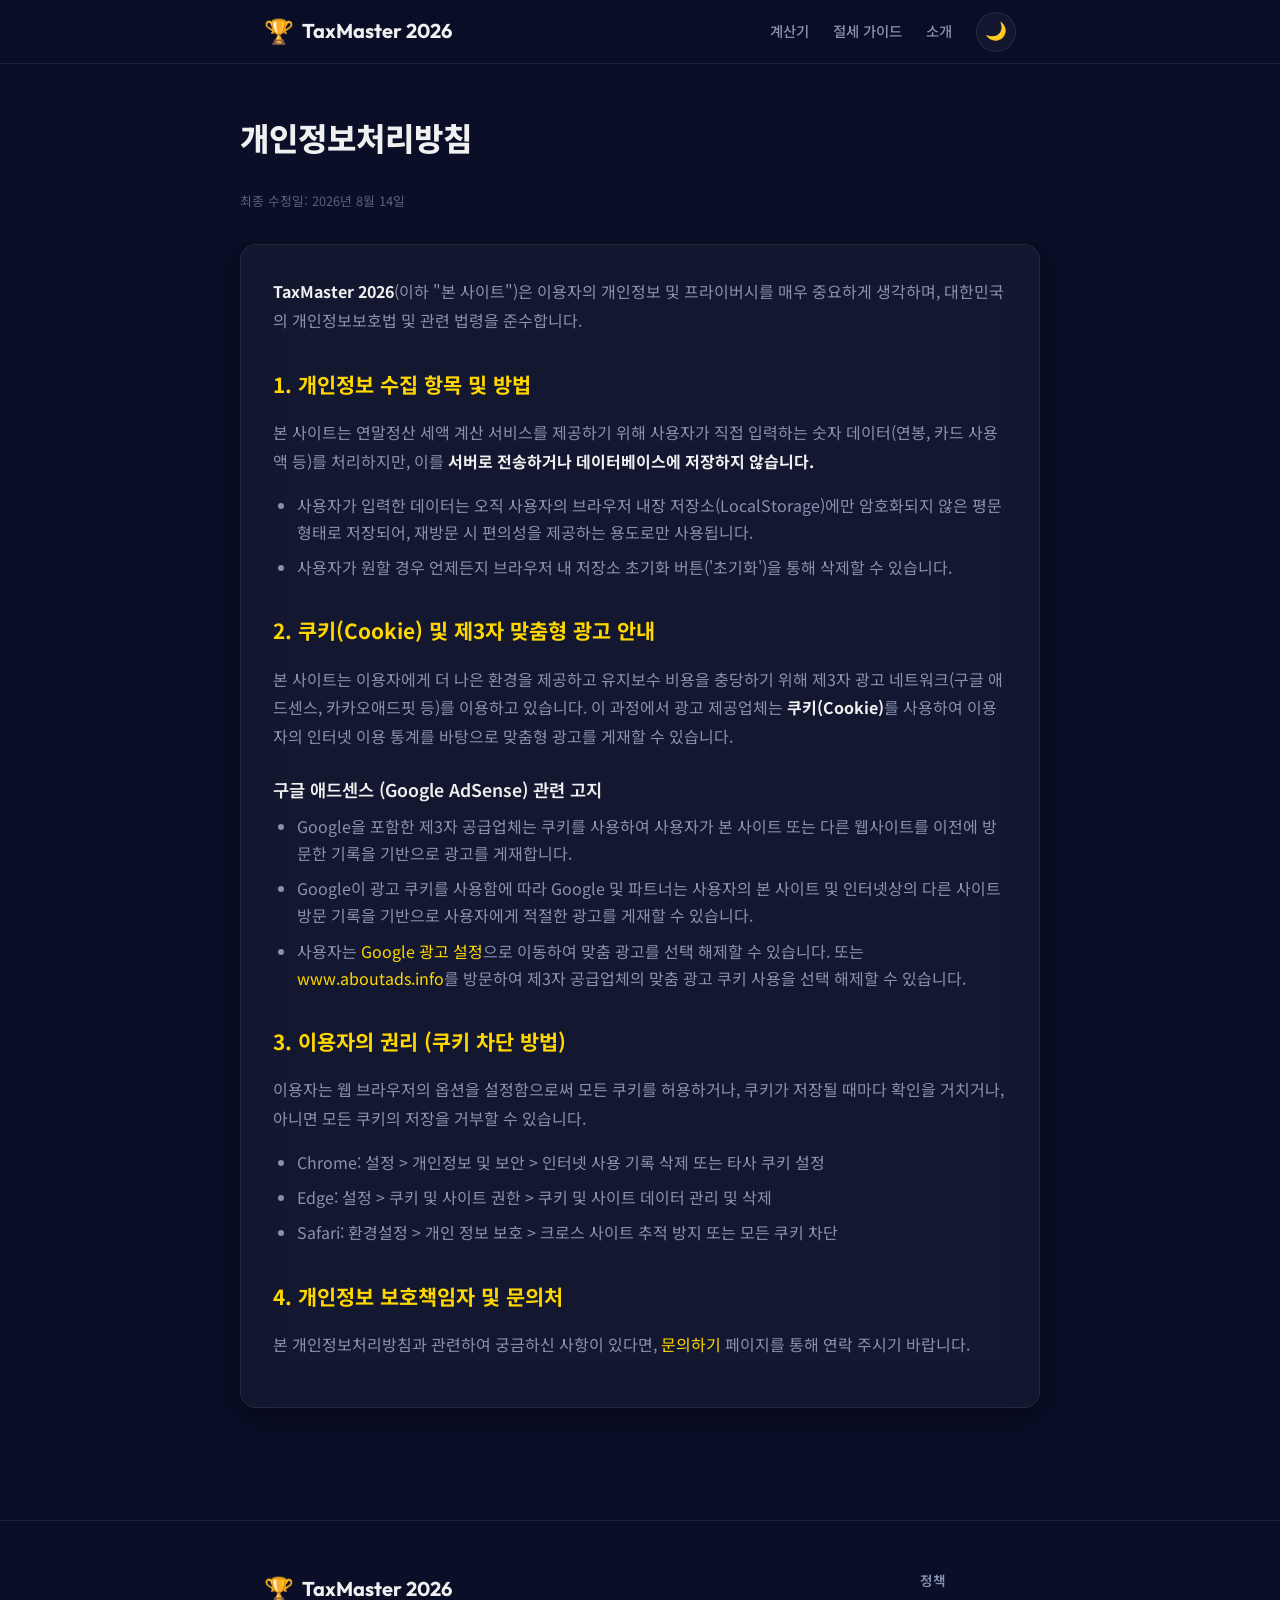
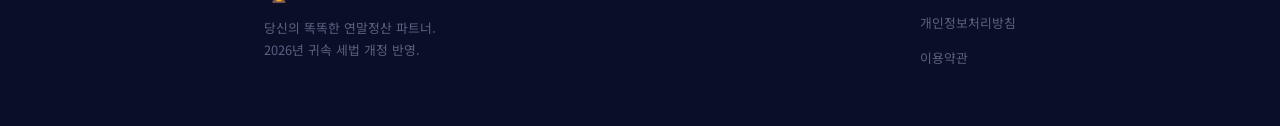
<file: privacy.html>
<!DOCTYPE html>
<html lang="ko" data-theme="dark">
<head>
  <meta charset="UTF-8">
  <meta name="viewport" content="width=device-width, initial-scale=1.0">
  <title>개인정보처리방침 | TaxMaster 2026</title>
  <meta name="description" content="TaxMaster 2026 개인정보처리방침. 개인정보 수집 및 쿠키 사용, 구글 애드센스 등 제3자 제공에 대한 정책입니다.">
  <link rel="preconnect" href="https://fonts.googleapis.com">
  <link rel="preconnect" href="https://fonts.gstatic.com" crossorigin>
  <link href="https://fonts.googleapis.com/css2?family=Noto+Sans+KR:wght@400;500;700&family=Outfit:wght@400;600;700;800&display=swap" rel="stylesheet">
  <link rel="stylesheet" href="css/style.css">
</head>
<body>
  <!-- Header -->
  <header class="header">
    <div class="container">
      <a href="index.html" class="logo">
        <span class="logo-icon">🏆</span>
        <span>TaxMaster 2026</span>
      </a>
      <button id="menuToggle" class="menu-toggle">☰</button>
      <nav id="navMenu" class="nav">
        <a href="index.html">계산기</a>
        <a href="guide.html">절세 가이드</a>
        <a href="about.html">소개</a>
        <div class="header-actions">
          <button id="themeToggle" class="theme-toggle" aria-label="테마 전환">🌙</button>
        </div>
      </nav>
    </div>
  </header>

  <main class="container content-page">
    <h1>개인정보처리방침</h1>
    <div class="last-updated">최종 수정일: 2026년 8월 14일</div>
    
    <div class="glass-card">
      <p><strong>TaxMaster 2026</strong>(이하 "본 사이트")은 이용자의 개인정보 및 프라이버시를 매우 중요하게 생각하며, 대한민국의 개인정보보호법 및 관련 법령을 준수합니다.</p>

      <h2>1. 개인정보 수집 항목 및 방법</h2>
      <p>본 사이트는 연말정산 세액 계산 서비스를 제공하기 위해 사용자가 직접 입력하는 숫자 데이터(연봉, 카드 사용액 등)를 처리하지만, 이를 <strong>서버로 전송하거나 데이터베이스에 저장하지 않습니다.</strong></p>
      <ul>
        <li>사용자가 입력한 데이터는 오직 사용자의 브라우저 내장 저장소(LocalStorage)에만 암호화되지 않은 평문 형태로 저장되어, 재방문 시 편의성을 제공하는 용도로만 사용됩니다.</li>
        <li>사용자가 원할 경우 언제든지 브라우저 내 저장소 초기화 버튼('초기화')을 통해 삭제할 수 있습니다.</li>
      </ul>

      <h2>2. 쿠키(Cookie) 및 제3자 맞춤형 광고 안내</h2>
      <p>본 사이트는 이용자에게 더 나은 환경을 제공하고 유지보수 비용을 충당하기 위해 제3자 광고 네트워크(구글 애드센스, 카카오애드핏 등)를 이용하고 있습니다. 이 과정에서 광고 제공업체는 <strong>쿠키(Cookie)</strong>를 사용하여 이용자의 인터넷 이용 통계를 바탕으로 맞춤형 광고를 게재할 수 있습니다.</p>
      
      <h3>구글 애드센스 (Google AdSense) 관련 고지</h3>
      <ul>
        <li>Google을 포함한 제3자 공급업체는 쿠키를 사용하여 사용자가 본 사이트 또는 다른 웹사이트를 이전에 방문한 기록을 기반으로 광고를 게재합니다.</li>
        <li>Google이 광고 쿠키를 사용함에 따라 Google 및 파트너는 사용자의 본 사이트 및 인터넷상의 다른 사이트 방문 기록을 기반으로 사용자에게 적절한 광고를 게재할 수 있습니다.</li>
        <li>사용자는 <a href="https://www.google.com/settings/ads" target="_blank">Google 광고 설정</a>으로 이동하여 맞춤 광고를 선택 해제할 수 있습니다. 또는 <a href="http://www.aboutads.info/choices/" target="_blank">www.aboutads.info</a>를 방문하여 제3자 공급업체의 맞춤 광고 쿠키 사용을 선택 해제할 수 있습니다.</li>
      </ul>

      <h2>3. 이용자의 권리 (쿠키 차단 방법)</h2>
      <p>이용자는 웹 브라우저의 옵션을 설정함으로써 모든 쿠키를 허용하거나, 쿠키가 저장될 때마다 확인을 거치거나, 아니면 모든 쿠키의 저장을 거부할 수 있습니다.</p>
      <ul>
        <li>Chrome: 설정 > 개인정보 및 보안 > 인터넷 사용 기록 삭제 또는 타사 쿠키 설정</li>
        <li>Edge: 설정 > 쿠키 및 사이트 권한 > 쿠키 및 사이트 데이터 관리 및 삭제</li>
        <li>Safari: 환경설정 > 개인 정보 보호 > 크로스 사이트 추적 방지 또는 모든 쿠키 차단</li>
      </ul>

      <h2>4. 개인정보 보호책임자 및 문의처</h2>
      <p>본 개인정보처리방침과 관련하여 궁금하신 사항이 있다면, <a href="contact.html">문의하기</a> 페이지를 통해 연락 주시기 바랍니다.</p>
    </div>
  </main>

  <!-- Footer -->
  <footer class="footer">
    <div class="container footer-content">
      <div class="footer-brand">
        <a href="index.html" class="logo">
          <span class="logo-icon">🏆</span>
          <span>TaxMaster 2026</span>
        </a>
        <p>당신의 똑똑한 연말정산 파트너.<br>2026년 귀속 세법 개정 반영.</p>
      </div>
      <div class="footer-links">
        <div class="footer-link-group">
          <h4>정책</h4>
          <ul>
            <li><a href="privacy.html">개인정보처리방침</a></li>
            <li><a href="terms.html">이용약관</a></li>
          </ul>
        </div>
      </div>
    </div>
  </footer>
  
  <script src="js/storage.js"></script>
  <script src="js/ui.js"></script>
  <!-- PC Side Ad -->
  <div class="side-ad-container">
    <ins class="kakao_ad_area" style="display:none;"
    data-ad-unit = "DAN-VArq1Zz8I7eBCwFj"
    data-ad-width = "160"
    data-ad-height = "600"></ins>
    <script type="text/javascript" src="//t1.kakaocdn.net/kas/static/ba.min.js" async></script>
  </div>
</body>
</html>
</file>
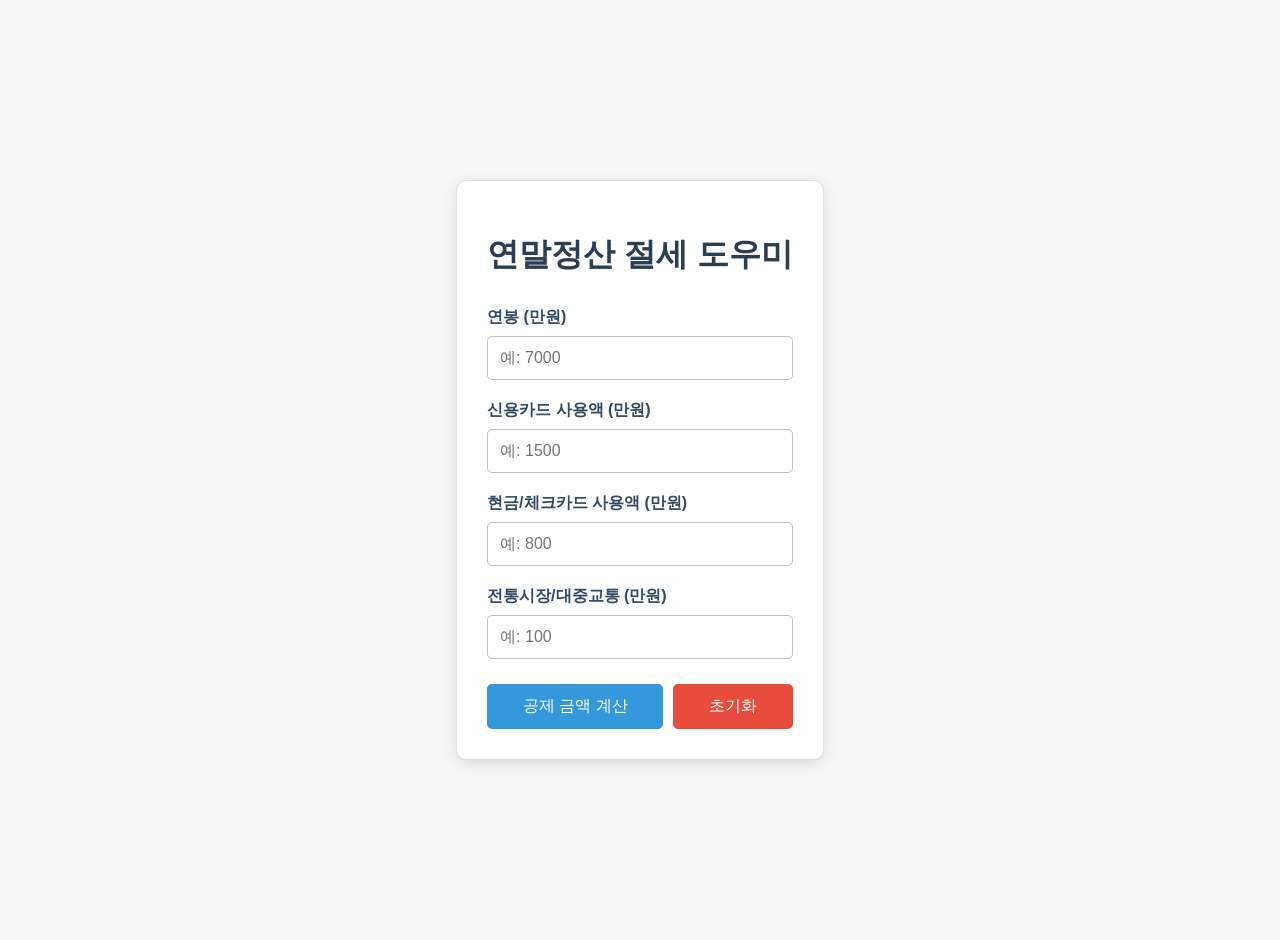
<file: tax.html>
<!DOCTYPE html>
<html lang="ko">
<head>
<meta charset="UTF-8">
<meta name="viewport" content="width=device-width, initial-scale=1.0">
<title>연말정산 계산기 (최종 확인)</title>
<style>
  body { font-family: 'Segoe UI', Tahoma, Geneva, Verdana, sans-serif; background-color: #f4f7f6; margin: 0; padding: 20px; display: flex; justify-content: center; align-items: center; min-height: 100vh; }
  .tax-calculator-container { background-color: #ffffff; margin: 20px auto; padding: 30px; max-width: 600px; border-radius: 10px; box-shadow: 0 4px 15px rgba(0, 0, 0, 0.1); border: 1px solid #e0e0e0; }
  .tax-calculator-container h1 { text-align: center; color: #2c3e50; margin-bottom: 30px; }
  .tax-calculator-container .input-group { margin-bottom: 20px; }
  .tax-calculator-container label { display: block; margin-bottom: 8px; color: #34495e; font-weight: 600; }
  .tax-calculator-container input[type="number"] { width: 100%; padding: 12px; box-sizing: border-box; border: 1px solid #bdc3c7; border-radius: 5px; font-size: 16px; }
  .tax-calculator-container .button-group { display: flex; gap: 10px; margin-top: 25px; }
  .tax-calculator-container button { flex-grow: 1; padding: 12px 20px; border: none; border-radius: 5px; font-size: 16px; cursor: pointer; transition: background-color 0.3s ease; }
  .tax-calculator-container #calc-button { background-color: #3498db; color: white; }
  .tax-calculator-container #reset-button { background-color: #e74c3c; color: white; }
  .tax-calculator-container #result { margin-top: 25px; padding: 20px; background-color: #ecf0f1; border-radius: 5px; line-height: 1.8; font-size: 16px; display: none; border-left: 5px solid #3498db; }
  .result-p { margin: 0; }
  .advice-p { margin: 10px 0 0 0; padding-left: 1.2em; text-indent: -1.2em; }
</style>
</head>
<body>

<div class="tax-calculator-container">
  <h1>연말정산 절세 도우미</h1>
  <div class="input-group">
    <label for="annual-income">연봉 (만원)</label>
    <input type="number" id="annual-income" placeholder="예: 7000" />
  </div>
  <div class="input-group">
    <label for="credit-card">신용카드 사용액 (만원)</label>
    <input type="number" id="credit-card" placeholder="예: 1500" />
  </div>
  <div class="input-group">
    <label for="cash-usage">현금/체크카드 사용액 (만원)</label>
    <input type="number" id="cash-usage" placeholder="예: 800" />
  </div>
  <div class="input-group">
    <label for="market-usage">전통시장/대중교통 (만원)</label>
    <input type="number" id="market-usage" placeholder="예: 100" />
  </div>
  <div class="button-group">
    <button id="calc-button">공제 금액 계산</button>
    <button id="reset-button">초기화</button>
  </div>
  <div id="result"></div>
</div>

<script>
document.addEventListener('DOMContentLoaded', function() {
  if (document.querySelector('.tax-calculator-container')) {
    document.getElementById('calc-button').addEventListener('click', calculateDeduction);
    document.getElementById('reset-button').addEventListener('click', resetFields);
  }

  function getInputValue(id) {
    const value = document.getElementById(id).value;
    return value ? parseFloat(value) * 10000 : 0;
  }

  function formatKRW(num) {
      return new Intl.NumberFormat('ko-KR').format(Math.floor(num));
  }

  function calculateDeduction() {
    const annualIncome = getInputValue('annual-income');
    if (annualIncome === 0) {
        alert("연봉을 입력해주세요.");
        return;
    }
    const creditCardUsage = getInputValue('credit-card');
    const cashUsage = getInputValue('cash-usage');
    const traditionalMarketUsage = getInputValue('market-usage');

    const totalUsage = creditCardUsage + cashUsage + traditionalMarketUsage;
    const minimumUsage = Math.floor(annualIncome * 0.25);
    const resultDiv = document.getElementById('result');
    resultDiv.innerHTML = ''; // Clear previous results

    if (totalUsage <= minimumUsage) {
        const neededAmount = minimumUsage - totalUsage;
        resultDiv.textContent = `소득공제를 받기 위한 최소 사용금액(${formatKRW(minimumUsage)}원)을 채우지 못했습니다. ${formatKRW(neededAmount)}원 더 사용해야 공제 대상이 됩니다.`;
        resultDiv.style.display = 'block';
        return;
    }

    const baseDeductionLimit = (annualIncome <= 70000000) ? 3000000 : 2500000;
    const additionalDeductionLimit = 1000000; // APK 로직과 동일하게 연봉 조건 제거

    let usageOverThreshold = totalUsage - minimumUsage;
    
    const marketUsageApplied = Math.min(usageOverThreshold, traditionalMarketUsage);
    const marketDeduction = marketUsageApplied * 0.40;
    usageOverThreshold -= marketUsageApplied;

    const cashUsageApplied = Math.min(usageOverThreshold, cashUsage);
    const cashDeduction = cashUsageApplied * 0.30;
    usageOverThreshold -= cashUsageApplied;

    const creditUsageApplied = Math.min(usageOverThreshold, creditCardUsage);
    const creditDeduction = creditUsageApplied * 0.15;

    // --- 최종 공제액 계산 (APK 소스코드 기준) ---
    const actualAdditionalDeduction = Math.min(marketDeduction, additionalDeductionLimit);
    const marketDeductionRemainder = marketDeduction - actualAdditionalDeduction;
    const baseDeductionSources = creditDeduction + cashDeduction + marketDeductionRemainder;
    const actualBaseDeduction = Math.min(baseDeductionSources, baseDeductionLimit);
    const finalDeduction = actualBaseDeduction + actualAdditionalDeduction;

    // --- 결과 표시 로직 (가장 단순한 방식으로 재작성) ---
    const p1 = document.createElement('p');
    p1.className = 'result-p';
    p1.innerHTML = `<strong>총 공제 예상 금액: ${formatKRW(finalDeduction)}원</strong>`;
    resultDiv.appendChild(p1);

    const p2 = document.createElement('p');
    p2.className = 'result-p';
    p2.style.fontSize = '14px';
    p2.innerHTML = `(기본 공제 ${formatKRW(actualBaseDeduction)}원 + 추가 공제 ${formatKRW(actualAdditionalDeduction)}원)`;
    resultDiv.appendChild(p2);

    resultDiv.appendChild(document.createElement('hr'));

    const p3 = document.createElement('p');
    p3.className = 'result-p';
    p3.innerHTML = '<strong>💡 절세 조언</strong>';
    resultDiv.appendChild(p3);

    const remainingBase = baseDeductionLimit - actualBaseDeduction;
    const p4 = document.createElement('p');
    p4.className = 'advice-p';
    if (remainingBase > 1) {
        p4.innerHTML = `▶ 기본 공제 한도(${formatKRW(baseDeductionLimit)}원)까지 ${formatKRW(remainingBase)}원 남았습니다.`;
    } else {
        p4.innerHTML = `▶ 기본 공제 한도를 모두 채웠습니다!`;
    }
    resultDiv.appendChild(p4);

    // APK는 연봉과 관계없이 이 조언을 표시함
    const remainingAdditional = additionalDeductionLimit - actualAdditionalDeduction;
    const p5 = document.createElement('p');
    p5.className = 'advice-p';
    if (remainingAdditional > 1) {
        p5.innerHTML = `▶ 추가 공제(전통시장/대중교통) 한도(${formatKRW(additionalDeductionLimit)}원)까지 ${formatKRW(remainingAdditional)}원 남았습니다.`;
    } else {
        p5.innerHTML = `▶ 추가 공제(전통시장/대중교통)도 모두 채웠습니다. 훌륭합니다!`;
    }
    resultDiv.appendChild(p5);
    
    resultDiv.style.display = 'block';
  }

  function resetFields() {
    document.getElementById('annual-income').value = '';
    document.getElementById('credit-card').value = '';
    document.getElementById('cash-usage').value = '';
    document.getElementById('market-usage').value = '';
    const resultDiv = document.getElementById('result');
    resultDiv.innerHTML = '';
    resultDiv.style.display = 'none';
  }
});
</script>

  <!-- PC Side Ad -->
  <div class="side-ad-container">
    <ins class="kakao_ad_area" style="display:none;"
    data-ad-unit = "DAN-VArq1Zz8I7eBCwFj"
    data-ad-width = "160"
    data-ad-height = "600"></ins>
    <script type="text/javascript" src="//t1.kakaocdn.net/kas/static/ba.min.js" async></script>
  </div>
</body>
</html>
</file>
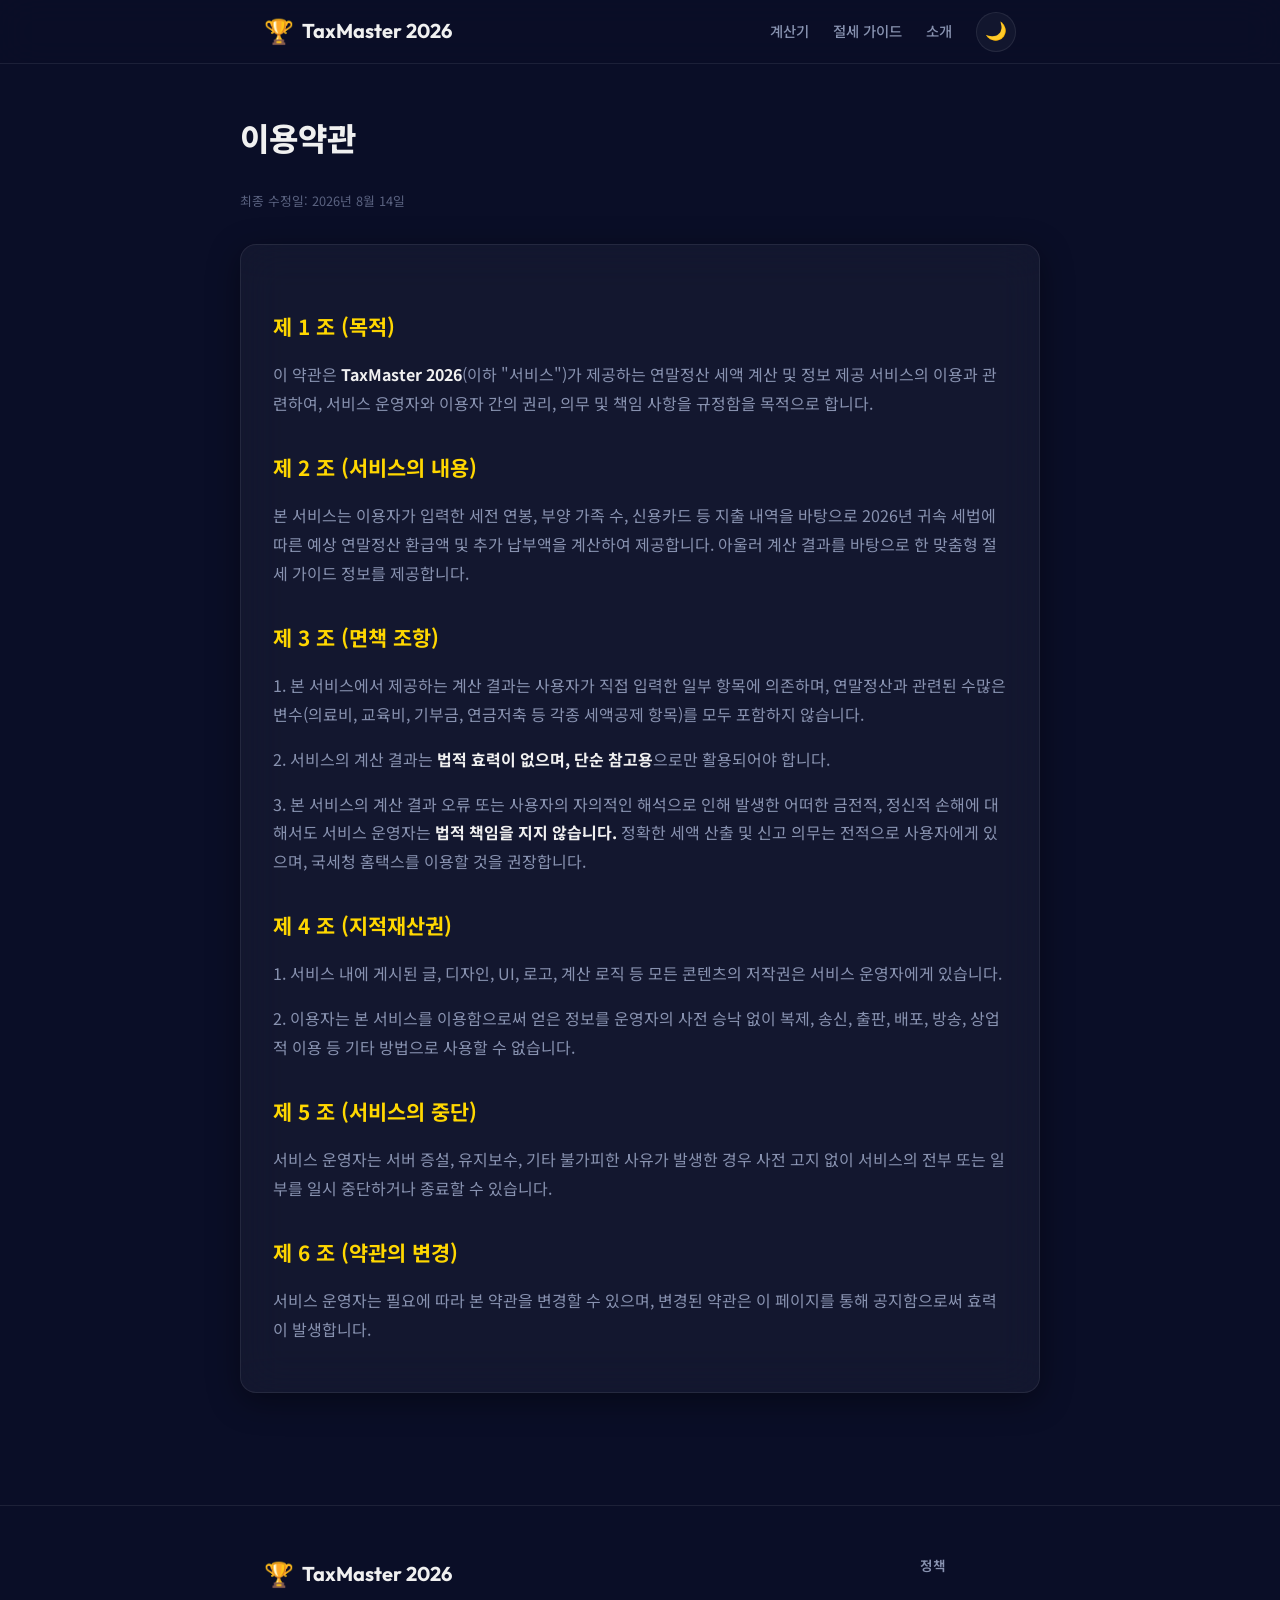
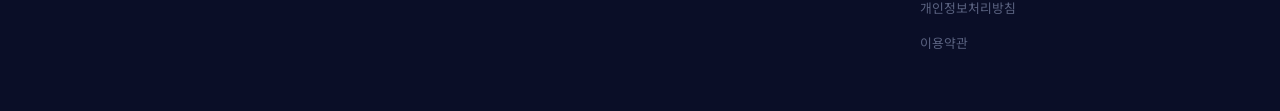
<file: terms.html>
<!DOCTYPE html>
<html lang="ko" data-theme="dark">
<head>
  <meta charset="UTF-8">
  <meta name="viewport" content="width=device-width, initial-scale=1.0">
  <title>이용약관 | TaxMaster 2026</title>
  <meta name="description" content="TaxMaster 2026 서비스 이용약관 및 면책 조항입니다.">
  <link rel="preconnect" href="https://fonts.googleapis.com">
  <link rel="preconnect" href="https://fonts.gstatic.com" crossorigin>
  <link href="https://fonts.googleapis.com/css2?family=Noto+Sans+KR:wght@400;500;700&family=Outfit:wght@400;600;700;800&display=swap" rel="stylesheet">
  <link rel="stylesheet" href="css/style.css">
</head>
<body>
  <header class="header">
    <div class="container">
      <a href="index.html" class="logo">
        <span class="logo-icon">🏆</span>
        <span>TaxMaster 2026</span>
      </a>
      <button id="menuToggle" class="menu-toggle">☰</button>
      <nav id="navMenu" class="nav">
        <a href="index.html">계산기</a>
        <a href="guide.html">절세 가이드</a>
        <a href="about.html">소개</a>
        <div class="header-actions">
          <button id="themeToggle" class="theme-toggle">🌙</button>
        </div>
      </nav>
    </div>
  </header>

  <main class="container content-page">
    <h1>이용약관</h1>
    <div class="last-updated">최종 수정일: 2026년 8월 14일</div>
    
    <div class="glass-card">
      <h2>제 1 조 (목적)</h2>
      <p>이 약관은 <strong>TaxMaster 2026</strong>(이하 "서비스")가 제공하는 연말정산 세액 계산 및 정보 제공 서비스의 이용과 관련하여, 서비스 운영자와 이용자 간의 권리, 의무 및 책임 사항을 규정함을 목적으로 합니다.</p>

      <h2>제 2 조 (서비스의 내용)</h2>
      <p>본 서비스는 이용자가 입력한 세전 연봉, 부양 가족 수, 신용카드 등 지출 내역을 바탕으로 2026년 귀속 세법에 따른 예상 연말정산 환급액 및 추가 납부액을 계산하여 제공합니다. 아울러 계산 결과를 바탕으로 한 맞춤형 절세 가이드 정보를 제공합니다.</p>

      <h2>제 3 조 (면책 조항)</h2>
      <p>1. 본 서비스에서 제공하는 계산 결과는 사용자가 직접 입력한 일부 항목에 의존하며, 연말정산과 관련된 수많은 변수(의료비, 교육비, 기부금, 연금저축 등 각종 세액공제 항목)를 모두 포함하지 않습니다.</p>
      <p>2. 서비스의 계산 결과는 <strong>법적 효력이 없으며, 단순 참고용</strong>으로만 활용되어야 합니다.</p>
      <p>3. 본 서비스의 계산 결과 오류 또는 사용자의 자의적인 해석으로 인해 발생한 어떠한 금전적, 정신적 손해에 대해서도 서비스 운영자는 <strong>법적 책임을 지지 않습니다.</strong> 정확한 세액 산출 및 신고 의무는 전적으로 사용자에게 있으며, 국세청 홈택스를 이용할 것을 권장합니다.</p>

      <h2>제 4 조 (지적재산권)</h2>
      <p>1. 서비스 내에 게시된 글, 디자인, UI, 로고, 계산 로직 등 모든 콘텐츠의 저작권은 서비스 운영자에게 있습니다.</p>
      <p>2. 이용자는 본 서비스를 이용함으로써 얻은 정보를 운영자의 사전 승낙 없이 복제, 송신, 출판, 배포, 방송, 상업적 이용 등 기타 방법으로 사용할 수 없습니다.</p>

      <h2>제 5 조 (서비스의 중단)</h2>
      <p>서비스 운영자는 서버 증설, 유지보수, 기타 불가피한 사유가 발생한 경우 사전 고지 없이 서비스의 전부 또는 일부를 일시 중단하거나 종료할 수 있습니다.</p>

      <h2>제 6 조 (약관의 변경)</h2>
      <p>서비스 운영자는 필요에 따라 본 약관을 변경할 수 있으며, 변경된 약관은 이 페이지를 통해 공지함으로써 효력이 발생합니다.</p>
    </div>
  </main>

  <footer class="footer">
    <div class="container footer-content">
      <div class="footer-brand">
        <a href="index.html" class="logo">
          <span class="logo-icon">🏆</span>
          <span>TaxMaster 2026</span>
        </a>
      </div>
      <div class="footer-links">
        <div class="footer-link-group">
          <h4>정책</h4>
          <ul>
            <li><a href="privacy.html">개인정보처리방침</a></li>
            <li><a href="terms.html">이용약관</a></li>
          </ul>
        </div>
      </div>
    </div>
  </footer>
  
  <script src="js/storage.js"></script>
  <script src="js/ui.js"></script>
  <!-- PC Side Ad -->
  <div class="side-ad-container">
    <ins class="kakao_ad_area" style="display:none;"
    data-ad-unit = "DAN-VArq1Zz8I7eBCwFj"
    data-ad-width = "160"
    data-ad-height = "600"></ins>
    <script type="text/javascript" src="//t1.kakaocdn.net/kas/static/ba.min.js" async></script>
  </div>
</body>
</html>
</file>
<file: css/style.css>
/* ===================================
   2026 연말정산 절세 도우미
   Golden Wealth Design System
   =================================== */

/* ---- CSS Custom Properties ---- */
:root {
  --bg-primary: #0a0e27;
  --bg-secondary: #0f1535;
  --bg-tertiary: #1a1f4e;
  --glass-bg: rgba(255, 255, 255, 0.04);
  --glass-bg-hover: rgba(255, 255, 255, 0.07);
  --glass-border: rgba(255, 255, 255, 0.08);

  --gold-1: #FFD700;
  --gold-2: #FFA500;
  --gold-3: #DAA520;
  --gold-gradient: linear-gradient(135deg, #FFD700 0%, #FFA500 50%, #FF8C00 100%);
  --gold-gradient-text: linear-gradient(135deg, #FFD700, #FFC125, #FFA500);
  --gold-glow: 0 0 20px rgba(255, 215, 0, 0.3);

  --text-primary: #f0f0f0;
  --text-secondary: #8892b0;
  --text-muted: #5a6280;

  --success: #48bb78;
  --success-bg: rgba(72, 187, 120, 0.1);
  --danger: #fc8181;
  --danger-bg: rgba(252, 129, 129, 0.1);
  --info: #63b3ed;
  --info-bg: rgba(99, 179, 237, 0.1);
  --warning: #f6ad55;

  --space-xs: 4px;
  --space-sm: 8px;
  --space-md: 16px;
  --space-lg: 24px;
  --space-xl: 32px;
  --space-2xl: 48px;
  --space-3xl: 64px;

  --font-sans: 'Noto Sans KR', -apple-system, BlinkMacSystemFont, sans-serif;
  --font-display: 'Outfit', var(--font-sans);

  --radius-sm: 8px;
  --radius-md: 12px;
  --radius-lg: 16px;
  --radius-xl: 24px;
  --radius-full: 9999px;

  --shadow-sm: 0 2px 8px rgba(0, 0, 0, 0.2);
  --shadow-md: 0 4px 16px rgba(0, 0, 0, 0.3);
  --shadow-lg: 0 8px 32px rgba(0, 0, 0, 0.4);
  --shadow-gold: 0 4px 20px rgba(255, 215, 0, 0.15);

  --transition-fast: 150ms cubic-bezier(0.4, 0, 0.2, 1);
  --transition-base: 300ms cubic-bezier(0.4, 0, 0.2, 1);
  --transition-slow: 500ms cubic-bezier(0.4, 0, 0.2, 1);

  --max-width: 800px;
  --header-height: 64px;
}

/* ---- Light Mode ---- */
[data-theme="light"] {
  --bg-primary: #f5f5f0;
  --bg-secondary: #ffffff;
  --bg-tertiary: #e8e8e0;
  --glass-bg: rgba(255, 255, 255, 0.7);
  --glass-bg-hover: rgba(255, 255, 255, 0.85);
  --glass-border: rgba(0, 0, 0, 0.08);
  --gold-gradient: linear-gradient(135deg, #B8860B 0%, #DAA520 50%, #CD853F 100%);
  --gold-gradient-text: linear-gradient(135deg, #B8860B, #CD853F, #8B6914);
  --gold-glow: 0 0 20px rgba(184, 134, 11, 0.2);
  --gold-1: #B8860B;
  --gold-2: #DAA520;
  --text-primary: #1a1a2e;
  --text-secondary: #4a5568;
  --text-muted: #a0aec0;
  --shadow-sm: 0 2px 8px rgba(0, 0, 0, 0.06);
  --shadow-md: 0 4px 16px rgba(0, 0, 0, 0.08);
  --shadow-lg: 0 8px 32px rgba(0, 0, 0, 0.1);
  --shadow-gold: 0 4px 20px rgba(184, 134, 11, 0.1);
}

/* ---- Reset & Base ---- */
*, *::before, *::after {
  margin: 0;
  padding: 0;
  box-sizing: border-box;
}

html {
  font-size: 16px;
  scroll-behavior: smooth;
  -webkit-font-smoothing: antialiased;
  -moz-osx-font-smoothing: grayscale;
}

body {
  font-family: var(--font-sans);
  background-color: var(--bg-primary);
  color: var(--text-primary);
  line-height: 1.7;
  min-height: 100vh;
  overflow-x: hidden;
  transition: background-color var(--transition-base), color var(--transition-base);
}

a {
  color: var(--gold-1);
  text-decoration: none;
  transition: color var(--transition-fast);
}
a:hover { color: var(--gold-2); }

input[type="number"]::-webkit-inner-spin-button,
input[type="number"]::-webkit-outer-spin-button {
  -webkit-appearance: none;
  margin: 0;
}
input[type="number"] { -moz-appearance: textfield; }

/* ---- Particle Canvas ---- */
#particles {
  position: fixed;
  top: 0;
  left: 0;
  width: 100%;
  height: 100%;
  pointer-events: none;
  z-index: 0;
}

/* ---- Layout ---- */
.container {
  max-width: var(--max-width);
  margin: 0 auto;
  padding: 0 var(--space-lg);
  position: relative;
  z-index: 1;
}

/* ---- Header ---- */
.header {
  position: sticky;
  top: 0;
  z-index: 100;
  backdrop-filter: blur(20px);
  -webkit-backdrop-filter: blur(20px);
  background: rgba(10, 14, 39, 0.8);
  border-bottom: 1px solid var(--glass-border);
  height: var(--header-height);
  transition: background var(--transition-base);
}
[data-theme="light"] .header {
  background: rgba(245, 245, 240, 0.85);
}
.header .container {
  display: flex;
  align-items: center;
  justify-content: space-between;
  height: 100%;
}
.logo {
  display: flex;
  align-items: center;
  gap: var(--space-sm);
  font-family: var(--font-display);
  font-weight: 700;
  font-size: 1.25rem;
  color: var(--text-primary);
  text-decoration: none;
}
.logo-icon { font-size: 1.5rem; }
.nav {
  display: flex;
  align-items: center;
  gap: var(--space-lg);
}
.nav a {
  color: var(--text-secondary);
  font-size: 0.9rem;
  font-weight: 500;
  transition: color var(--transition-fast);
  position: relative;
}
.nav a:hover,
.nav a.active {
  color: var(--gold-1);
}
.nav a.active::after {
  content: '';
  position: absolute;
  bottom: -4px;
  left: 0;
  right: 0;
  height: 2px;
  background: var(--gold-gradient);
  border-radius: var(--radius-full);
}
.header-actions {
  display: flex;
  align-items: center;
  gap: var(--space-sm);
}
.theme-toggle {
  background: var(--glass-bg);
  border: 1px solid var(--glass-border);
  color: var(--text-primary);
  width: 40px;
  height: 40px;
  border-radius: var(--radius-full);
  cursor: pointer;
  display: flex;
  align-items: center;
  justify-content: center;
  font-size: 1.1rem;
  transition: var(--transition-fast);
}
.theme-toggle:hover {
  background: var(--glass-bg-hover);
  border-color: var(--gold-1);
}
.menu-toggle {
  display: none;
  background: none;
  border: none;
  color: var(--text-primary);
  font-size: 1.5rem;
  cursor: pointer;
  padding: 4px;
}

/* ---- Hero ---- */
.hero {
  text-align: center;
  padding: var(--space-3xl) 0 var(--space-2xl);
}
.hero-badge {
  display: inline-block;
  background: var(--gold-gradient);
  color: #0a0e27;
  font-size: 0.8rem;
  font-weight: 700;
  padding: 6px 16px;
  border-radius: var(--radius-full);
  margin-bottom: var(--space-lg);
  letter-spacing: 0.5px;
}
.hero h1 {
  font-family: var(--font-display);
  font-size: clamp(2rem, 5vw, 3.2rem);
  font-weight: 800;
  line-height: 1.2;
  margin-bottom: var(--space-md);
}
.gold-text {
  background: var(--gold-gradient-text);
  -webkit-background-clip: text;
  -webkit-text-fill-color: transparent;
  background-clip: text;
}
.hero p {
  font-size: 1.1rem;
  color: var(--text-secondary);
  max-width: 500px;
  margin: 0 auto;
}

/* ---- Glass Card ---- */
.glass-card {
  background: var(--glass-bg);
  backdrop-filter: blur(20px);
  -webkit-backdrop-filter: blur(20px);
  border: 1px solid var(--glass-border);
  border-radius: var(--radius-lg);
  padding: var(--space-xl);
  box-shadow: var(--shadow-lg);
  transition: var(--transition-base);
}
.glass-card:hover {
  border-color: rgba(255, 215, 0, 0.15);
}

/* ---- Calculator Section ---- */
.calculator-section {
  margin-bottom: var(--space-2xl);
}
.section-title {
  display: flex;
  align-items: center;
  gap: var(--space-sm);
  font-size: 1.3rem;
  font-weight: 700;
  margin-bottom: var(--space-lg);
}
.section-title .icon { font-size: 1.4rem; }

/* ---- Input Groups ---- */
.input-group {
  margin-bottom: var(--space-lg);
}
.input-group label {
  display: flex;
  align-items: center;
  justify-content: space-between;
  font-size: 0.9rem;
  font-weight: 600;
  color: var(--text-secondary);
  margin-bottom: var(--space-sm);
}
.input-group label .unit {
  font-size: 0.78rem;
  font-weight: 400;
  color: var(--text-muted);
}
.input-wrapper {
  position: relative;
}
.input-wrapper input[type="text"],
.input-wrapper input[type="number"],
.input-wrapper select {
  width: 100%;
  padding: 14px 60px 14px 18px;
  background: rgba(255, 255, 255, 0.03);
  border: 1px solid var(--glass-border);
  border-radius: var(--radius-md);
  color: var(--text-primary);
  font-size: 1.05rem;
  font-family: var(--font-display);
  font-weight: 500;
  transition: var(--transition-fast);
  outline: none;
}
[data-theme="light"] .input-wrapper input[type="text"],
[data-theme="light"] .input-wrapper input[type="number"],
[data-theme="light"] .input-wrapper select {
  background: rgba(0, 0, 0, 0.02);
}
.input-wrapper input:focus,
.input-wrapper select:focus {
  border-color: var(--gold-1);
  box-shadow: var(--gold-glow);
  background: rgba(255, 215, 0, 0.03);
}
.input-wrapper .suffix {
  position: absolute;
  right: 16px;
  top: 50%;
  transform: translateY(-50%);
  color: var(--text-muted);
  font-size: 0.9rem;
  pointer-events: none;
}
.input-wrapper select {
  cursor: pointer;
  appearance: none;
  -webkit-appearance: none;
  padding-right: 40px;
  background-image: url("data:image/svg+xml,%3Csvg xmlns='http://www.w3.org/2000/svg' width='12' height='12' viewBox='0 0 12 12'%3E%3Cpath fill='%238892b0' d='M6 8L1 3h10z'/%3E%3C/svg%3E");
  background-repeat: no-repeat;
  background-position: right 16px center;
}
.input-wrapper select option {
  background: var(--bg-secondary);
  color: var(--text-primary);
}
[data-theme="light"] .input-wrapper select option {
  background: #fff;
  color: #1a1a2e;
}
.input-hint {
  font-size: 0.78rem;
  color: var(--text-muted);
  margin-top: 6px;
  padding-left: 2px;
}

/* ---- Slider ---- */
input[type="range"] {
  -webkit-appearance: none;
  width: 100%;
  height: 6px;
  background: var(--glass-border);
  border-radius: var(--radius-full);
  outline: none;
  margin-top: var(--space-sm);
  cursor: pointer;
}
input[type="range"]::-webkit-slider-thumb {
  -webkit-appearance: none;
  width: 22px;
  height: 22px;
  background: var(--gold-gradient);
  border-radius: 50%;
  cursor: pointer;
  box-shadow: 0 0 10px rgba(255, 215, 0, 0.4);
  transition: transform var(--transition-fast);
}
input[type="range"]::-webkit-slider-thumb:hover {
  transform: scale(1.2);
}
input[type="range"]::-moz-range-thumb {
  width: 22px;
  height: 22px;
  background: var(--gold-gradient);
  border-radius: 50%;
  cursor: pointer;
  border: none;
  box-shadow: 0 0 10px rgba(255, 215, 0, 0.4);
}

/* ---- Buttons ---- */
.btn {
  display: inline-flex;
  align-items: center;
  justify-content: center;
  gap: var(--space-sm);
  padding: 14px 28px;
  border-radius: var(--radius-md);
  font-size: 1rem;
  font-weight: 600;
  font-family: var(--font-sans);
  cursor: pointer;
  border: none;
  transition: var(--transition-base);
  position: relative;
  overflow: hidden;
}
.btn-primary {
  background: var(--gold-gradient);
  color: #0a0e27;
  box-shadow: var(--shadow-gold);
}
.btn-primary:hover {
  transform: translateY(-2px);
  box-shadow: 0 6px 30px rgba(255, 215, 0, 0.3);
}
.btn-primary:active { transform: translateY(0); }
.btn-secondary {
  background: var(--glass-bg);
  color: var(--text-secondary);
  border: 1px solid var(--glass-border);
}
.btn-secondary:hover {
  background: var(--glass-bg-hover);
  color: var(--text-primary);
  border-color: rgba(255, 255, 255, 0.15);
}
.btn-group {
  display: flex;
  gap: var(--space-md);
  margin-top: var(--space-xl);
}
.btn-full { width: 100%; }

/* ---- Result Section ---- */
.result-section {
  margin-top: var(--space-2xl);
  margin-bottom: var(--space-2xl);
}
.result-section.hidden { display: none; }

/* Summary Cards */
.summary-cards {
  display: grid;
  grid-template-columns: repeat(3, 1fr);
  gap: var(--space-md);
  margin-bottom: var(--space-xl);
}
.summary-card {
  background: var(--glass-bg);
  border: 1px solid var(--glass-border);
  border-radius: var(--radius-lg);
  padding: var(--space-lg);
  text-align: center;
  transition: var(--transition-base);
  animation: slideUp var(--transition-slow) ease-out both;
}
.summary-card:hover {
  transform: translateY(-4px);
  border-color: rgba(255, 215, 0, 0.2);
  box-shadow: var(--shadow-gold);
}
.summary-card .card-label {
  font-size: 0.85rem;
  color: var(--text-secondary);
  margin-bottom: var(--space-sm);
}
.summary-card .card-value {
  font-family: var(--font-display);
  font-size: 1.6rem;
  font-weight: 700;
}
.summary-card .card-unit {
  font-size: 0.9rem;
  font-weight: 400;
  color: var(--text-secondary);
  margin-left: 4px;
}
.summary-card.refund .card-value { color: var(--success); }
.summary-card.additional .card-value { color: var(--danger); }
.summary-card.deduction .card-value { color: var(--gold-1); }
.summary-card.neutral .card-value { color: var(--text-primary); }

/* Detail Cards */
.detail-card {
  background: var(--glass-bg);
  border: 1px solid var(--glass-border);
  border-radius: var(--radius-lg);
  padding: var(--space-xl);
  margin-bottom: var(--space-lg);
  animation: slideUp var(--transition-slow) ease-out both;
}
.detail-card:nth-child(2) { animation-delay: 100ms; }
.detail-card:nth-child(3) { animation-delay: 200ms; }
.detail-card:nth-child(4) { animation-delay: 300ms; }
.detail-title {
  display: flex;
  align-items: center;
  gap: var(--space-sm);
  font-size: 1.1rem;
  font-weight: 700;
  margin-bottom: var(--space-lg);
}

/* Progress Bars */
.progress-item { margin-bottom: var(--space-md); }
.progress-header {
  display: flex;
  justify-content: space-between;
  align-items: center;
  margin-bottom: 6px;
}
.progress-label {
  font-size: 0.85rem;
  color: var(--text-secondary);
}
.progress-value {
  font-family: var(--font-display);
  font-size: 0.85rem;
  font-weight: 600;
  color: var(--text-primary);
}
.progress-bar {
  height: 8px;
  background: rgba(255, 255, 255, 0.05);
  border-radius: var(--radius-full);
  overflow: hidden;
}
[data-theme="light"] .progress-bar {
  background: rgba(0, 0, 0, 0.06);
}
.progress-fill {
  height: 100%;
  border-radius: var(--radius-full);
  background: var(--gold-gradient);
  transition: width 1s cubic-bezier(0.4, 0, 0.2, 1);
  width: 0;
}
.progress-fill.success { background: linear-gradient(90deg, #48bb78, #38a169); }
.progress-fill.info { background: linear-gradient(90deg, #63b3ed, #4299e1); }
.detail-divider {
  border: none;
  border-top: 1px solid var(--glass-border);
  margin: var(--space-md) 0;
}

/* Recommendations */
.recommendation-list { list-style: none; }
.recommendation-item {
  display: flex;
  gap: var(--space-md);
  padding: var(--space-md);
  background: rgba(255, 255, 255, 0.02);
  border-radius: var(--radius-md);
  margin-bottom: var(--space-sm);
  border-left: 3px solid var(--gold-1);
  transition: var(--transition-fast);
  animation: slideUp var(--transition-slow) ease-out both;
}
[data-theme="light"] .recommendation-item {
  background: rgba(0, 0, 0, 0.02);
}
.recommendation-item:hover {
  background: rgba(255, 215, 0, 0.03);
}
.recommendation-item .rec-icon {
  font-size: 1.2rem;
  flex-shrink: 0;
  margin-top: 2px;
}
.recommendation-item .rec-text {
  font-size: 0.9rem;
  color: var(--text-secondary);
  line-height: 1.6;
}
.recommendation-item .rec-text strong { color: var(--gold-1); font-weight: 600; }
.recommendation-item.success { border-left-color: var(--success); }
.recommendation-item.success .rec-text strong { color: var(--success); }
.recommendation-item.warning { border-left-color: var(--warning); }
.recommendation-item.danger { border-left-color: var(--danger); }
.recommendation-item.danger .rec-text strong { color: var(--danger); }
.recommendation-item.info { border-left-color: var(--info); }

/* ---- Ad Slots ---- */
.ad-slot {
  margin: var(--space-xl) 0;
  padding: var(--space-lg);
  border: 1px dashed var(--glass-border);
  border-radius: var(--radius-md);
  text-align: center;
  color: var(--text-muted);
  font-size: 0.8rem;
  min-height: 100px;
  display: flex;
  align-items: center;
  justify-content: center;
  background: rgba(255, 255, 255, 0.01);
}

/* ---- Disclaimer ---- */
.disclaimer {
  background: rgba(255, 255, 255, 0.02);
  border: 1px solid var(--glass-border);
  border-radius: var(--radius-md);
  padding: var(--space-lg);
  margin: var(--space-xl) 0;
}
[data-theme="light"] .disclaimer {
  background: rgba(0, 0, 0, 0.02);
}
.disclaimer-title {
  display: flex;
  align-items: center;
  gap: var(--space-sm);
  font-size: 0.9rem;
  font-weight: 600;
  color: var(--warning);
  margin-bottom: var(--space-sm);
}
.disclaimer p {
  font-size: 0.8rem;
  color: var(--text-muted);
  line-height: 1.6;
}

/* ---- Footer ---- */
.footer {
  border-top: 1px solid var(--glass-border);
  padding: var(--space-2xl) 0;
  margin-top: var(--space-3xl);
}
.footer-content {
  display: flex;
  justify-content: space-between;
  align-items: flex-start;
  flex-wrap: wrap;
  gap: var(--space-xl);
}
.footer-brand { flex: 1; min-width: 200px; }
.footer-brand .logo { margin-bottom: var(--space-sm); }
.footer-brand p {
  font-size: 0.8rem;
  color: var(--text-muted);
  max-width: 300px;
}
.footer-links {
  display: flex;
  gap: var(--space-2xl);
}
.footer-link-group h4 {
  font-size: 0.85rem;
  font-weight: 600;
  color: var(--text-secondary);
  margin-bottom: var(--space-md);
}
.footer-link-group ul { list-style: none; }
.footer-link-group li { margin-bottom: var(--space-sm); }
.footer-link-group a {
  font-size: 0.8rem;
  color: var(--text-muted);
  transition: color var(--transition-fast);
}
.footer-link-group a:hover { color: var(--gold-1); }
.footer-bottom {
  margin-top: var(--space-xl);
  padding-top: var(--space-lg);
  border-top: 1px solid var(--glass-border);
  text-align: center;
  font-size: 0.75rem;
  color: var(--text-muted);
}

/* ---- Modal ---- */
.modal-overlay {
  position: fixed;
  top: 0; left: 0;
  width: 100%; height: 100%;
  background: rgba(0, 0, 0, 0.6);
  backdrop-filter: blur(4px);
  z-index: 1000;
  display: flex;
  align-items: center;
  justify-content: center;
  opacity: 0;
  visibility: hidden;
  transition: var(--transition-base);
}
.modal-overlay.active {
  opacity: 1;
  visibility: visible;
}
.modal {
  background: var(--bg-secondary);
  border: 1px solid var(--glass-border);
  border-radius: var(--radius-lg);
  padding: var(--space-xl);
  max-width: 500px;
  width: 90%;
  max-height: 80vh;
  overflow-y: auto;
  transform: translateY(20px);
  transition: transform var(--transition-base);
}
[data-theme="light"] .modal {
  background: #fff;
}
.modal-overlay.active .modal {
  transform: translateY(0);
}
.modal-header {
  display: flex;
  justify-content: space-between;
  align-items: center;
  margin-bottom: var(--space-lg);
}
.modal-header h3 { font-size: 1.1rem; font-weight: 700; }
.modal-close {
  background: none;
  border: none;
  color: var(--text-secondary);
  font-size: 1.5rem;
  cursor: pointer;
  transition: color var(--transition-fast);
  line-height: 1;
}
.modal-close:hover { color: var(--text-primary); }
.modal-body p,
.modal-body ol {
  font-size: 0.9rem;
  color: var(--text-secondary);
  margin-bottom: var(--space-md);
  line-height: 1.7;
}
.modal-body ol { padding-left: var(--space-lg); }
.modal-body li { margin-bottom: var(--space-sm); }

/* ---- Coin Rain ---- */
.coin {
  position: fixed;
  top: -40px;
  font-size: 1.5rem;
  z-index: 9999;
  pointer-events: none;
  animation: coinFall linear forwards;
}
@keyframes coinFall {
  0% { opacity: 1; transform: translateY(0) rotate(0deg); }
  100% { opacity: 0; transform: translateY(100vh) rotate(720deg); }
}

/* ---- Animations ---- */
@keyframes slideUp {
  from { opacity: 0; transform: translateY(30px); }
  to { opacity: 1; transform: translateY(0); }
}
@keyframes fadeIn {
  from { opacity: 0; }
  to { opacity: 1; }
}
@keyframes pulse {
  0%, 100% { opacity: 1; }
  50% { opacity: 0.7; }
}
.animate-slide-up { animation: slideUp var(--transition-slow) ease-out both; }

/* ---- Content Pages ---- */
.content-page {
  padding: var(--space-2xl) 0;
  min-height: calc(100vh - var(--header-height) - 200px);
}
.content-page h1 {
  font-family: var(--font-display);
  font-size: 2rem;
  font-weight: 800;
  margin-bottom: var(--space-lg);
}
.content-page h2 {
  font-size: 1.3rem;
  font-weight: 700;
  margin-top: var(--space-xl);
  margin-bottom: var(--space-md);
  color: var(--gold-1);
}
.content-page h3 {
  font-size: 1.1rem;
  font-weight: 600;
  margin-top: var(--space-lg);
  margin-bottom: var(--space-sm);
}
.content-page p {
  color: var(--text-secondary);
  margin-bottom: var(--space-md);
  line-height: 1.8;
}
.content-page ul,
.content-page ol {
  color: var(--text-secondary);
  padding-left: var(--space-lg);
  margin-bottom: var(--space-md);
}
.content-page li {
  margin-bottom: var(--space-sm);
  line-height: 1.7;
}
.content-page strong { color: var(--text-primary); }
.content-page .last-updated {
  font-size: 0.8rem;
  color: var(--text-muted);
  margin-bottom: var(--space-xl);
}

/* Guide Table */
.guide-table {
  width: 100%;
  border-collapse: collapse;
  margin: var(--space-md) 0;
  font-size: 0.9rem;
}
.guide-table th {
  background: var(--glass-bg);
  padding: var(--space-sm) var(--space-md);
  text-align: left;
  font-weight: 600;
  border-bottom: 2px solid var(--gold-1);
  color: var(--text-primary);
}
.guide-table td {
  padding: var(--space-sm) var(--space-md);
  border-bottom: 1px solid var(--glass-border);
  color: var(--text-secondary);
}
.guide-table tr:hover td {
  background: rgba(255, 215, 0, 0.02);
}

/* Accordion */
.accordion-item {
  border: 1px solid var(--glass-border);
  border-radius: var(--radius-md);
  margin-bottom: var(--space-sm);
  overflow: hidden;
}
.accordion-header {
  display: flex;
  align-items: center;
  justify-content: space-between;
  padding: var(--space-md) var(--space-lg);
  background: var(--glass-bg);
  cursor: pointer;
  font-weight: 600;
  transition: var(--transition-fast);
  user-select: none;
}
.accordion-header:hover { background: var(--glass-bg-hover); }
.accordion-header .arrow {
  transition: transform var(--transition-fast);
  font-size: 0.8rem;
}
.accordion-item.open .accordion-header .arrow { transform: rotate(180deg); }
.accordion-body {
  padding: 0 var(--space-lg);
  max-height: 0;
  overflow: hidden;
  transition: max-height var(--transition-base), padding var(--transition-base);
}
.accordion-item.open .accordion-body {
  max-height: 3000px;
  padding: var(--space-lg);
}

/* Contact Form */
.contact-form textarea {
  width: 100%;
  padding: 14px 18px;
  background: rgba(255, 255, 255, 0.03);
  border: 1px solid var(--glass-border);
  border-radius: var(--radius-md);
  color: var(--text-primary);
  font-size: 0.95rem;
  font-family: var(--font-sans);
  resize: vertical;
  min-height: 120px;
  outline: none;
  transition: var(--transition-fast);
}
.contact-form textarea:focus {
  border-color: var(--gold-1);
  box-shadow: var(--gold-glow);
}

/* Hometax link button */
.hometax-link-btn {
  background: none;
  border: none;
  color: var(--gold-1);
  cursor: pointer;
  font-size: 0.85rem;
  font-family: inherit;
  text-decoration: underline;
  padding: 0;
}
.hometax-link-btn:hover { color: var(--gold-2); }

/* ---- Utility ---- */
.text-gold { color: var(--gold-1); }
.text-success { color: var(--success); }
.text-danger { color: var(--danger); }
.text-muted { color: var(--text-muted); }
.text-center { text-align: center; }
.hidden { display: none !important; }

/* ---- Responsive ---- */
/* ---- Side Ad (PC) ---- */
.side-ad-container {
  position: fixed;
  top: 50%;
  transform: translateY(-50%);
  right: calc(50% - 400px - 180px);
  z-index: 100;
}

@media (max-width: 1200px) {
  .side-ad-container {
    display: none;
  }
}

@media (max-width: 768px) {
  :root {
    --space-xl: 24px;
    --space-2xl: 32px;
    --space-3xl: 48px;
  }
  .nav { display: none; }
  .nav.open {
    display: flex;
    flex-direction: column;
    position: absolute;
    top: var(--header-height);
    left: 0; right: 0;
    background: var(--bg-secondary);
    border-bottom: 1px solid var(--glass-border);
    padding: var(--space-lg);
    gap: var(--space-md);
    z-index: 99;
  }
  .menu-toggle { display: block; }
  .summary-cards { grid-template-columns: 1fr; }
  .btn-group { flex-direction: column; }
  .footer-content { flex-direction: column; }
  .footer-links { flex-direction: column; gap: var(--space-lg); }
  .glass-card { padding: var(--space-lg); }
}
@media (max-width: 480px) {
  .hero h1 { font-size: 1.8rem; }
  .hero p { font-size: 0.95rem; }
  .summary-card .card-value { font-size: 1.3rem; }
}
</file>
